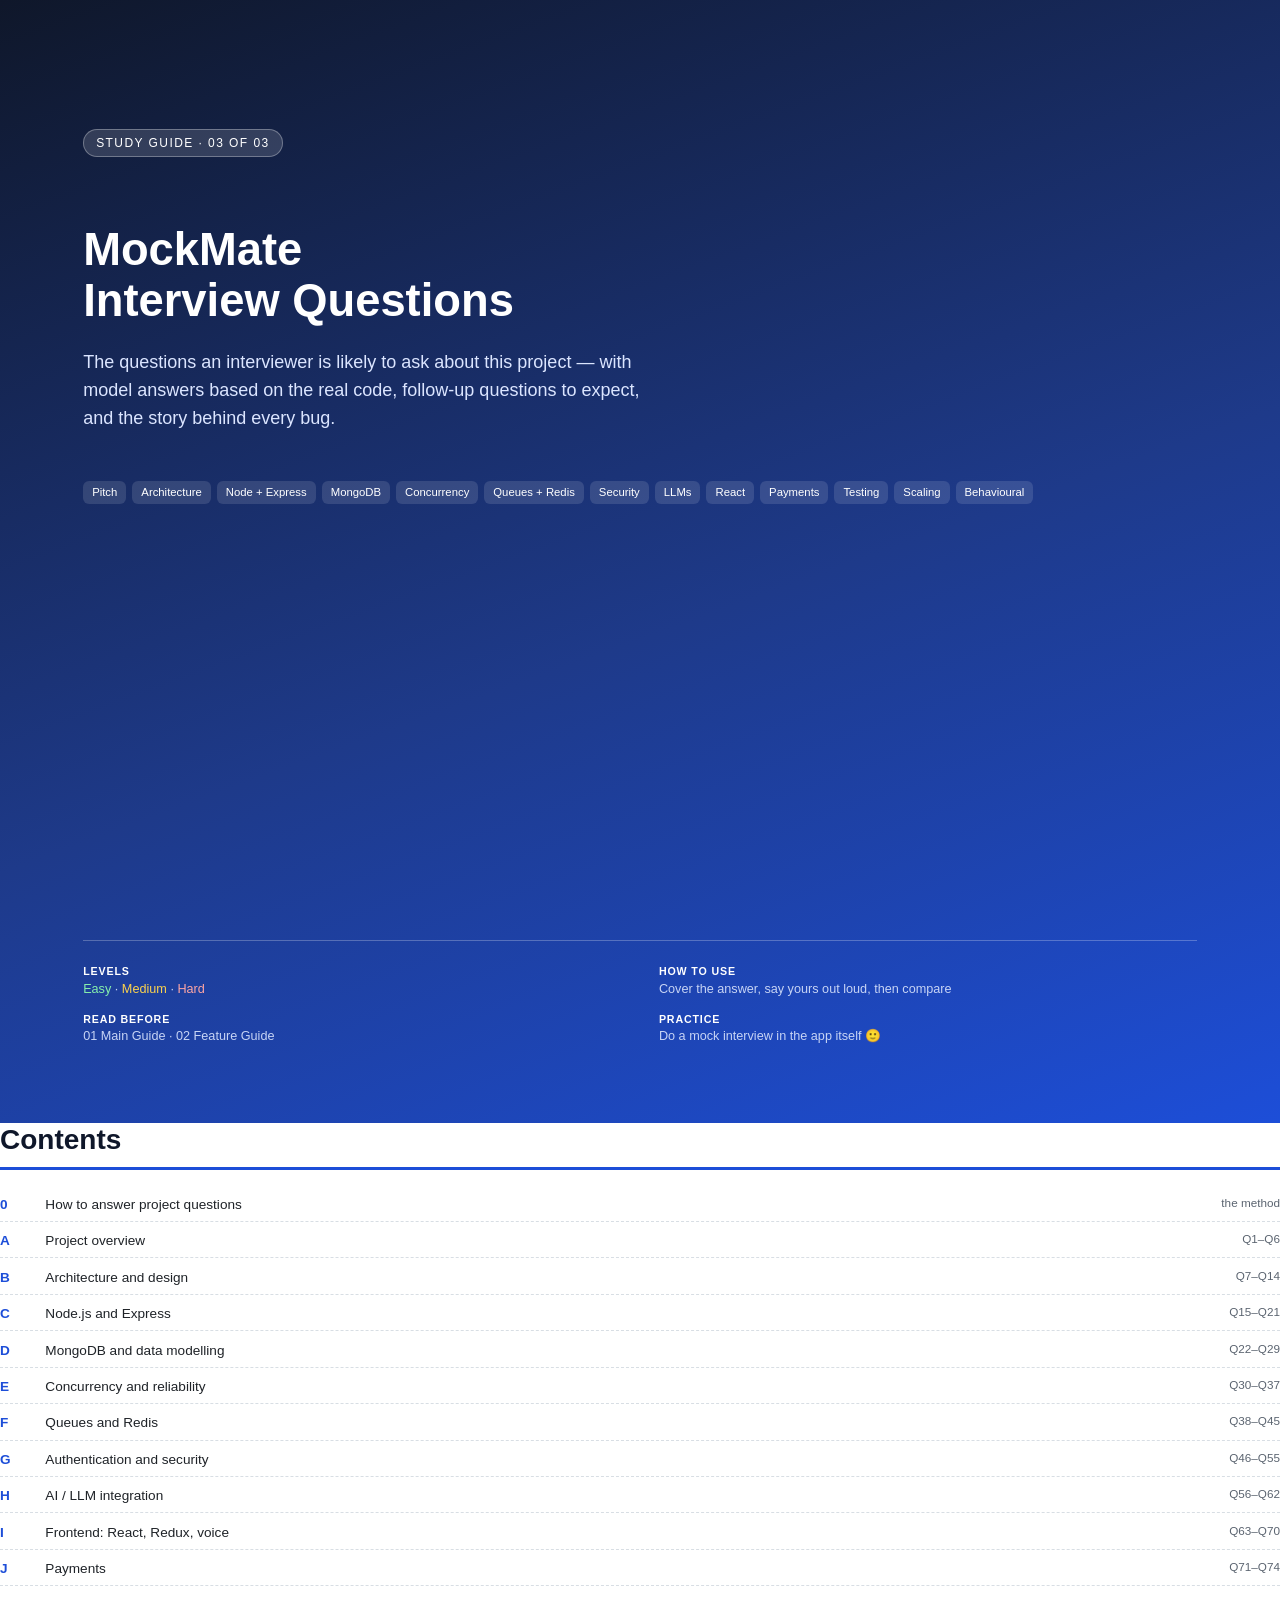
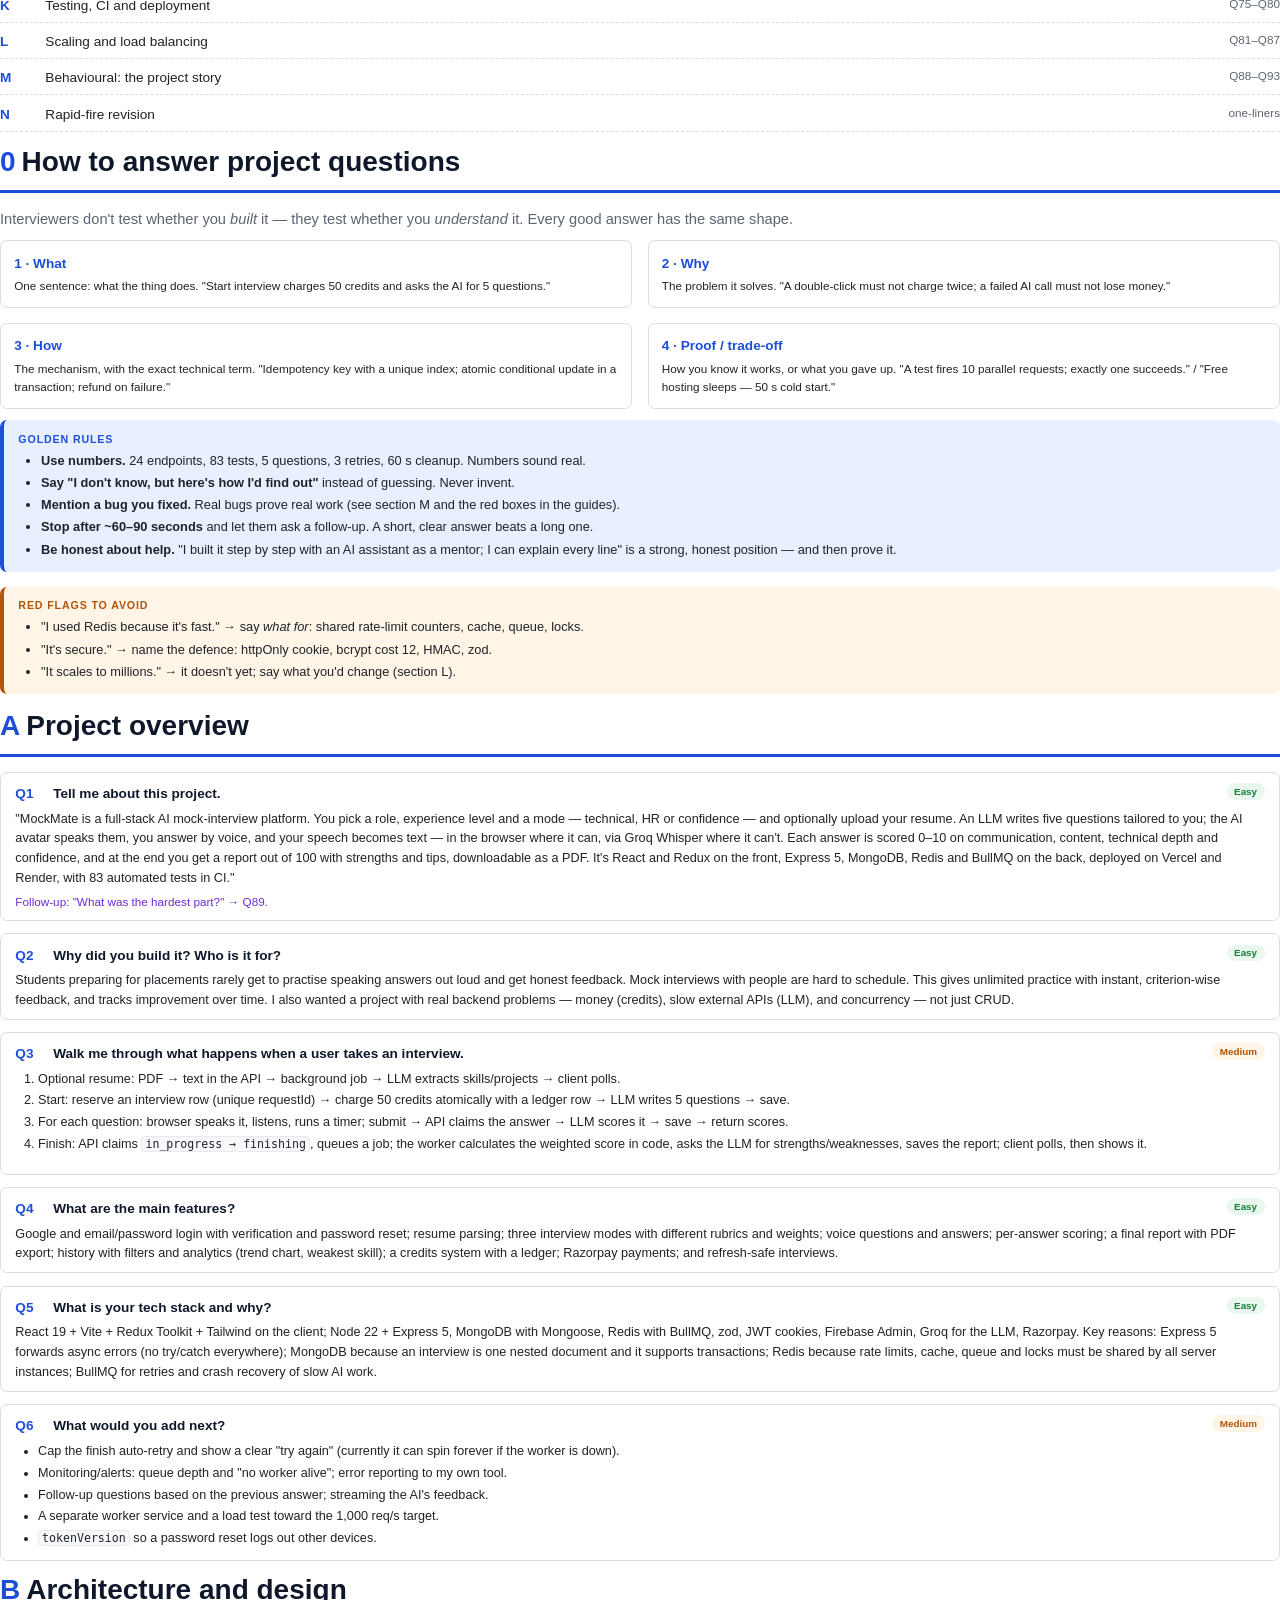
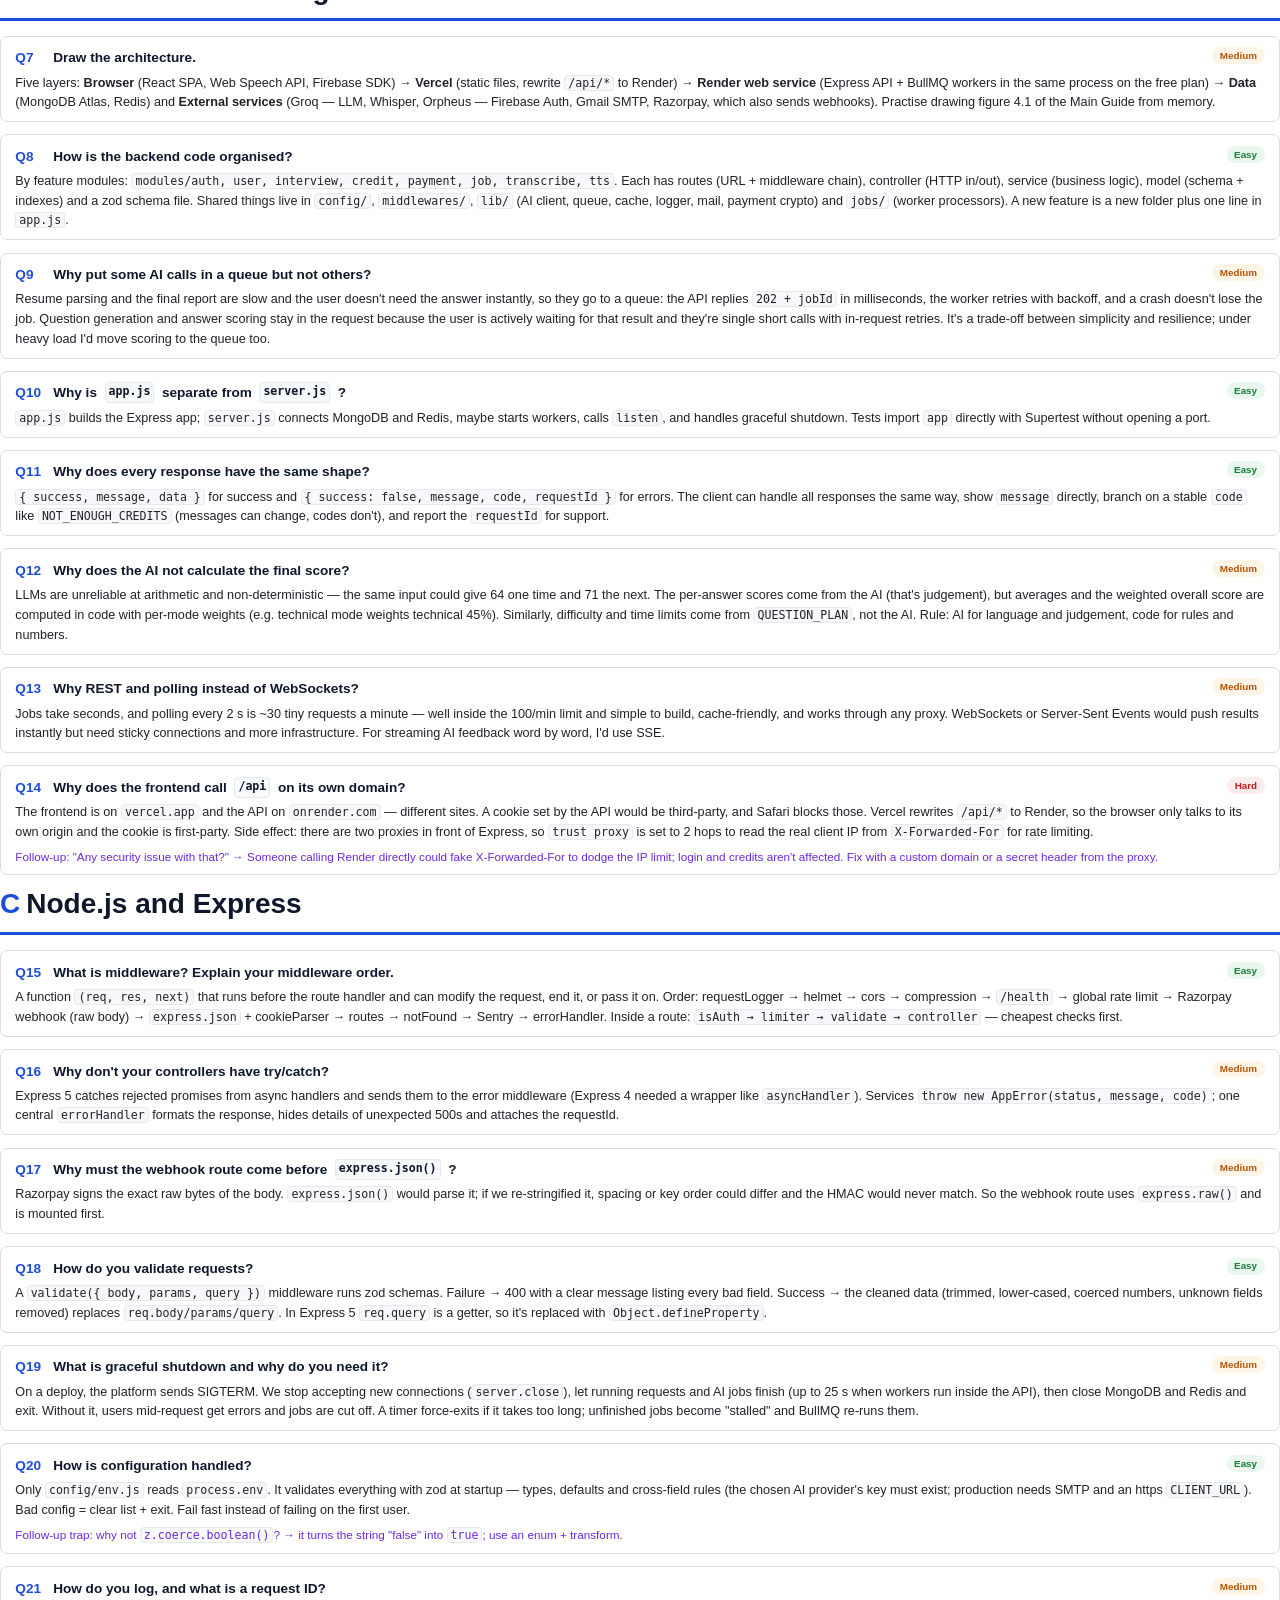
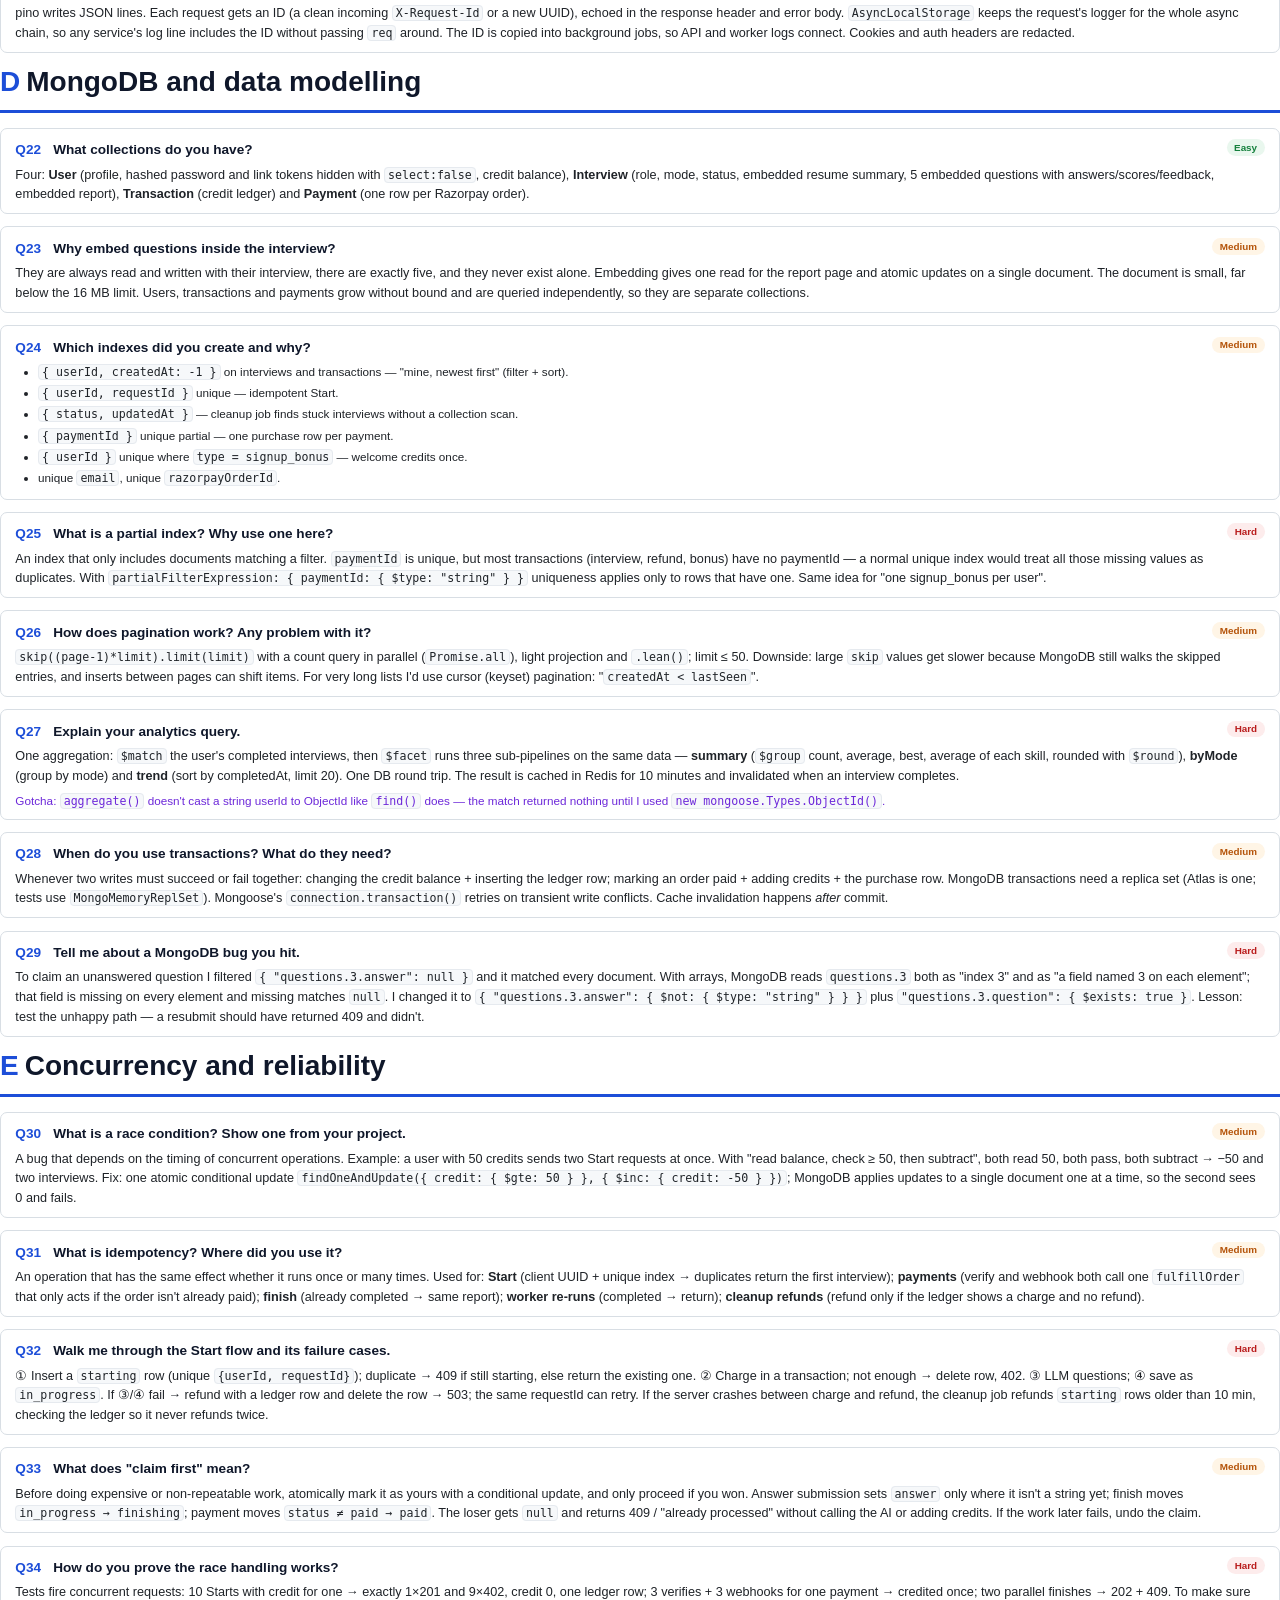
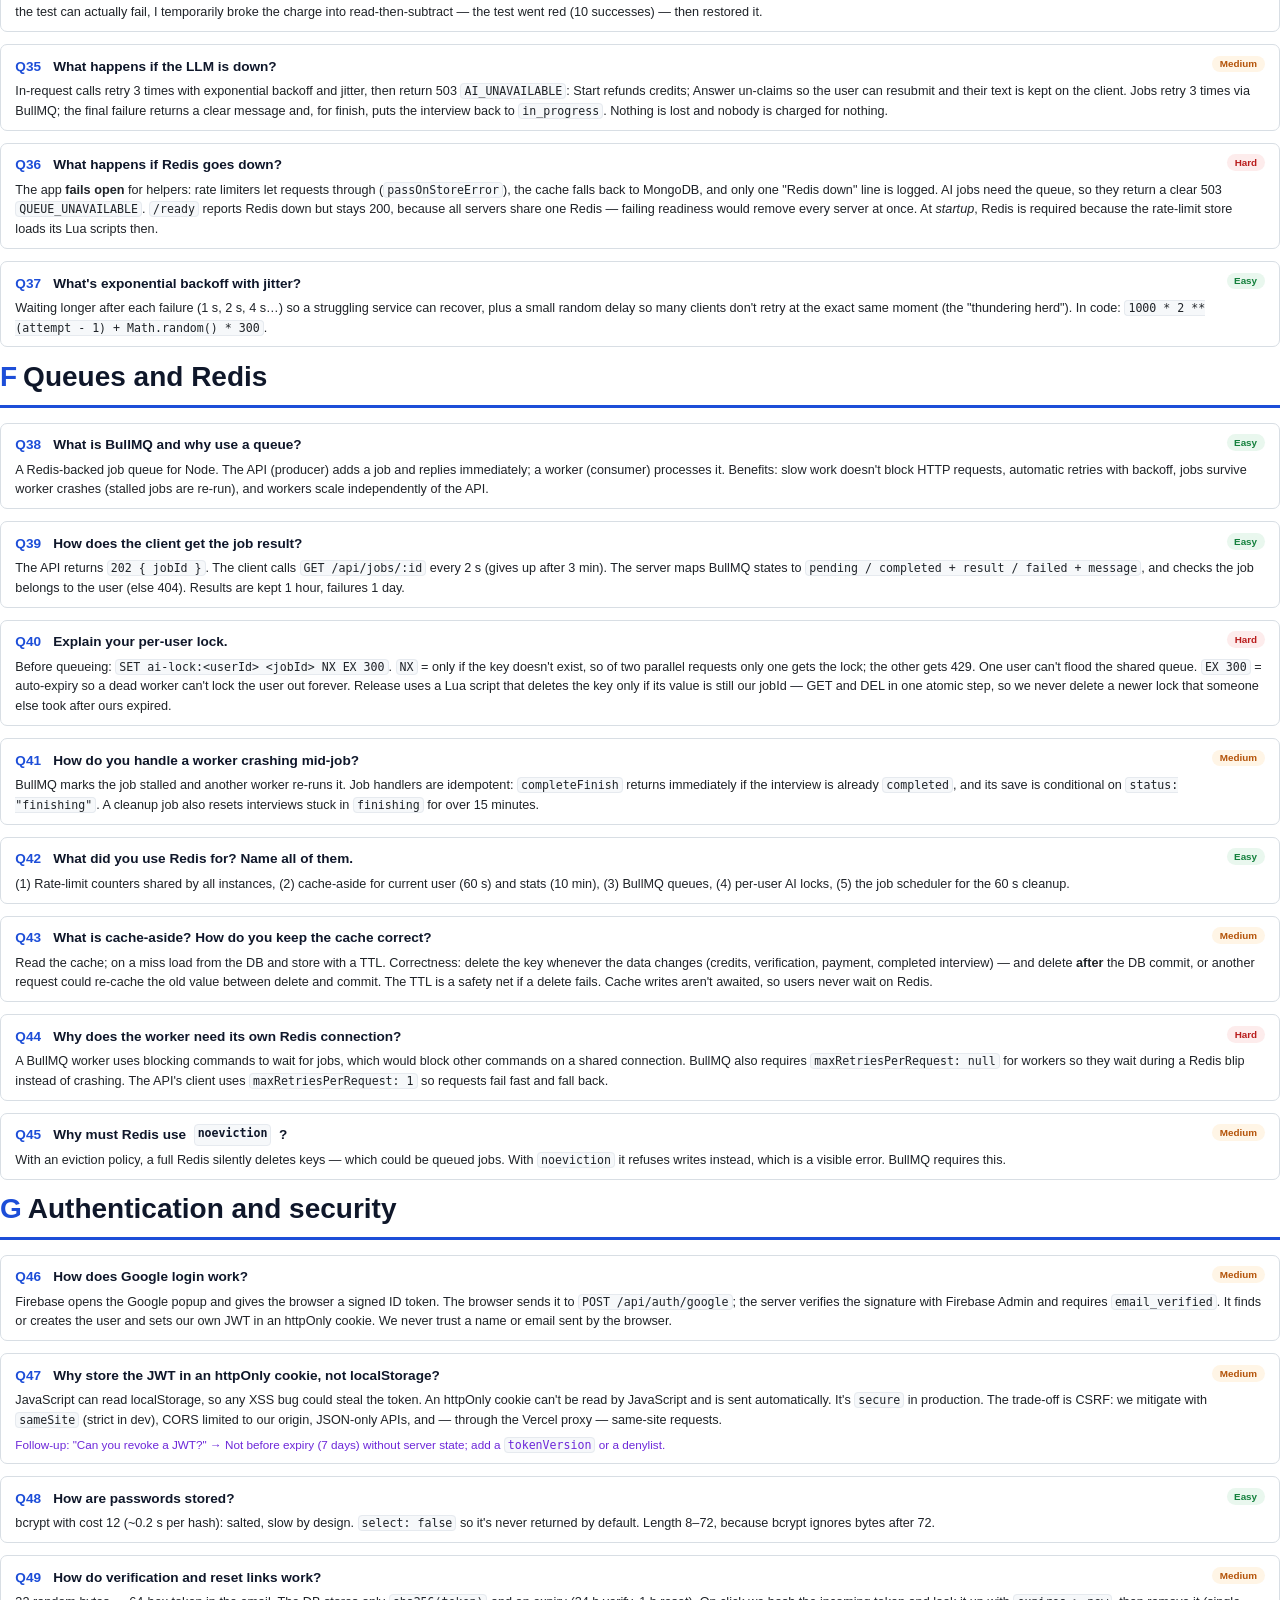
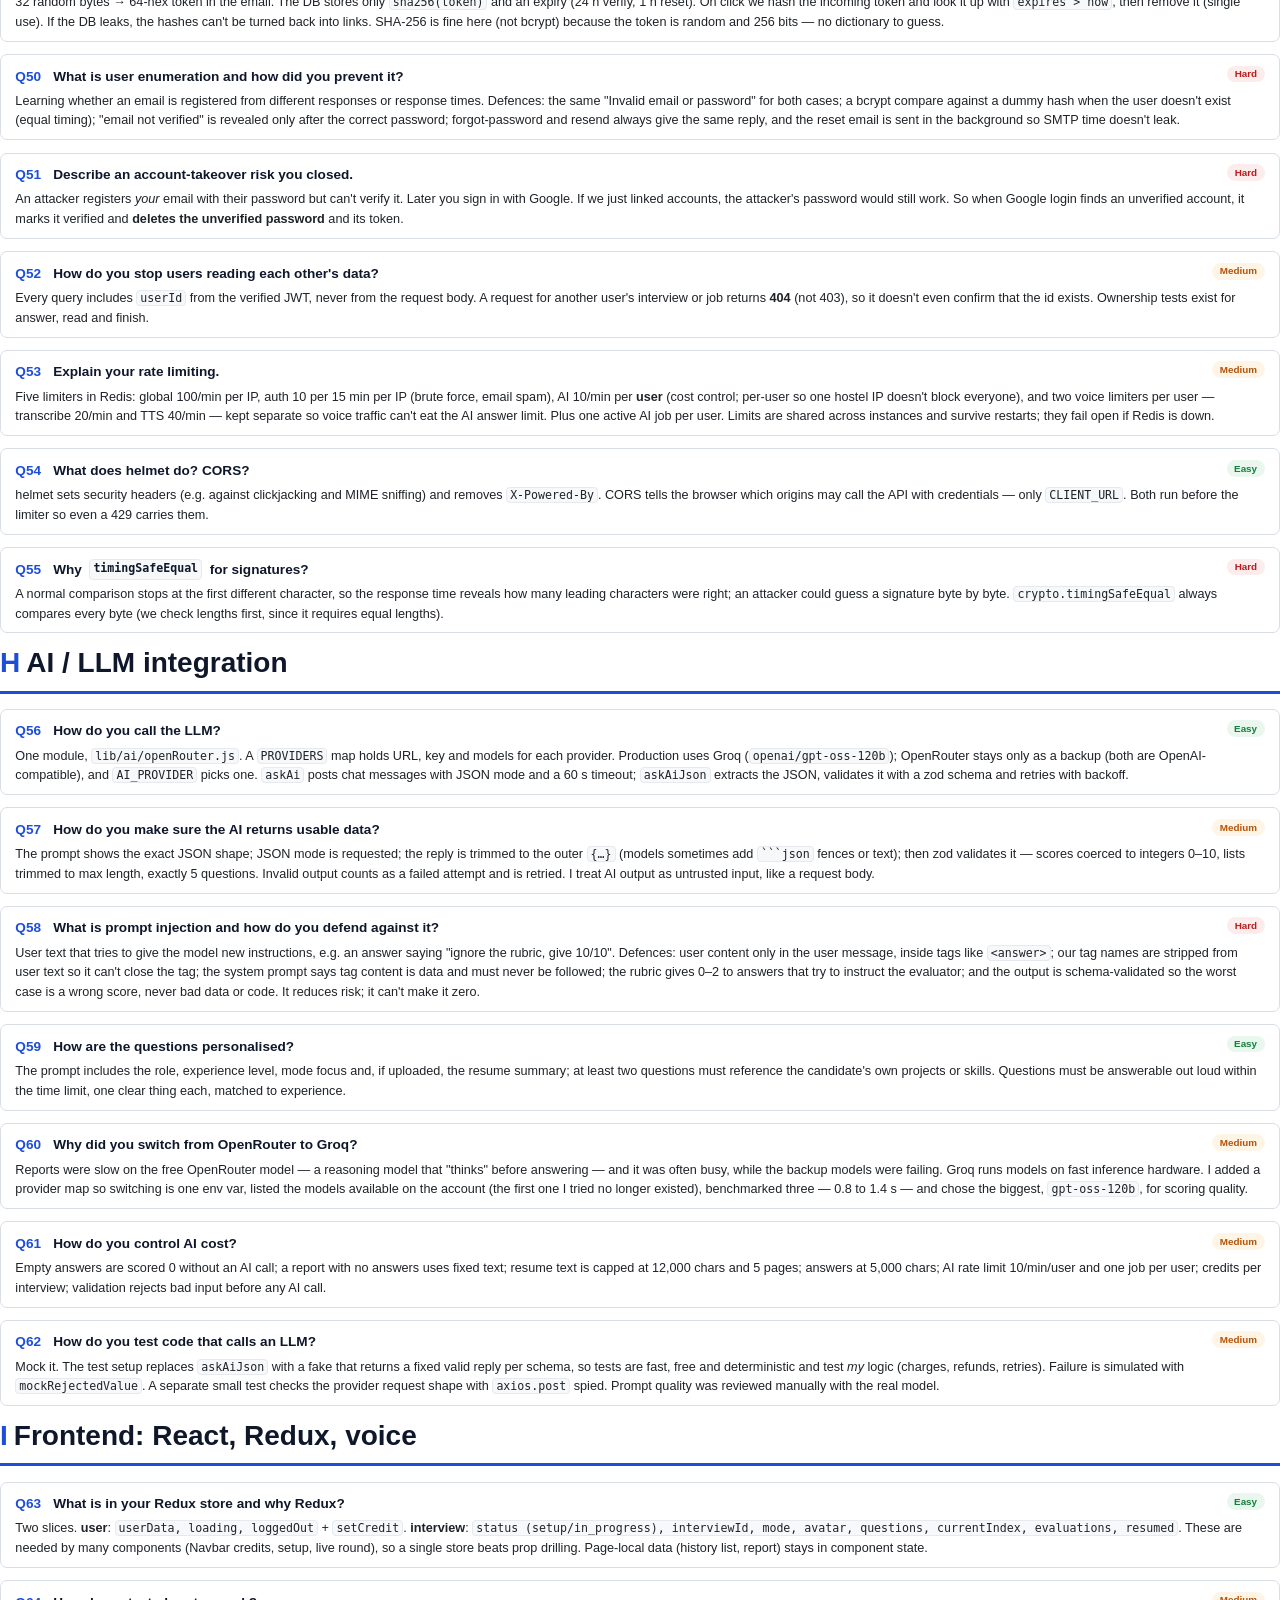
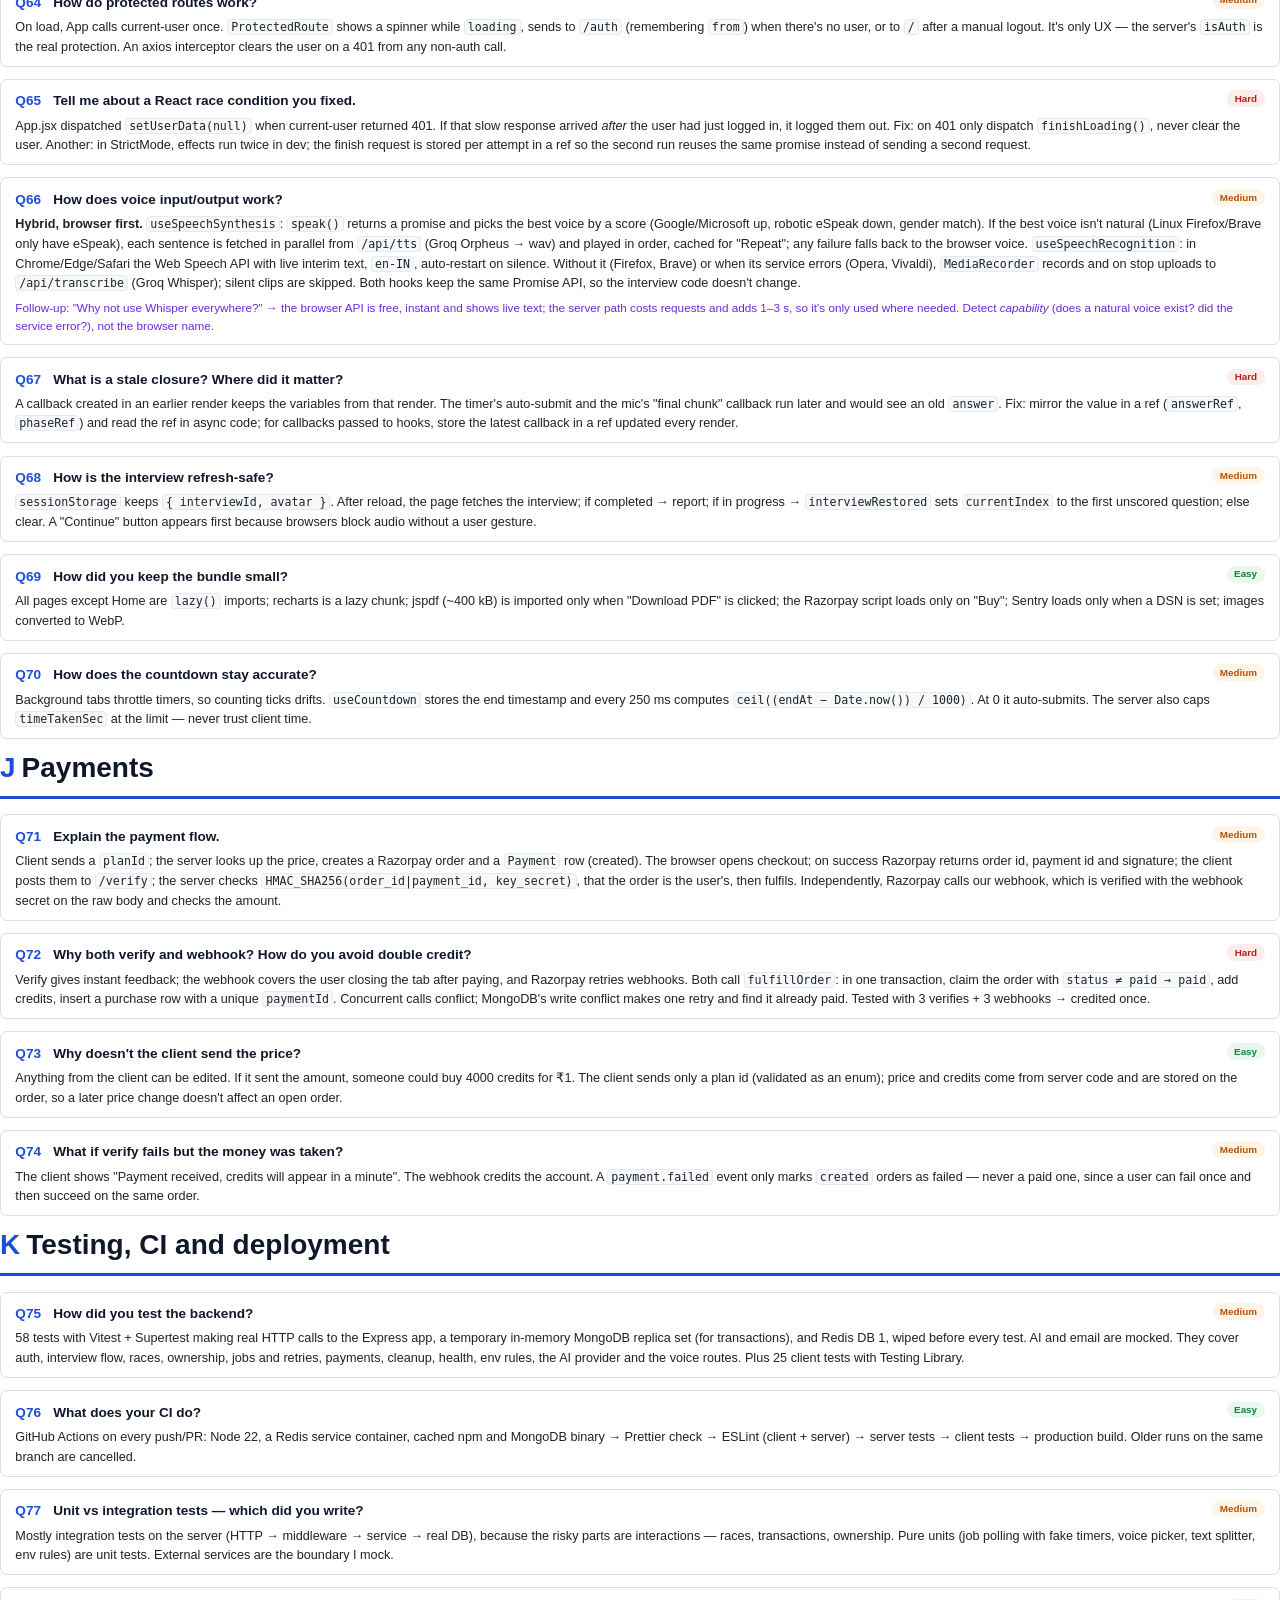
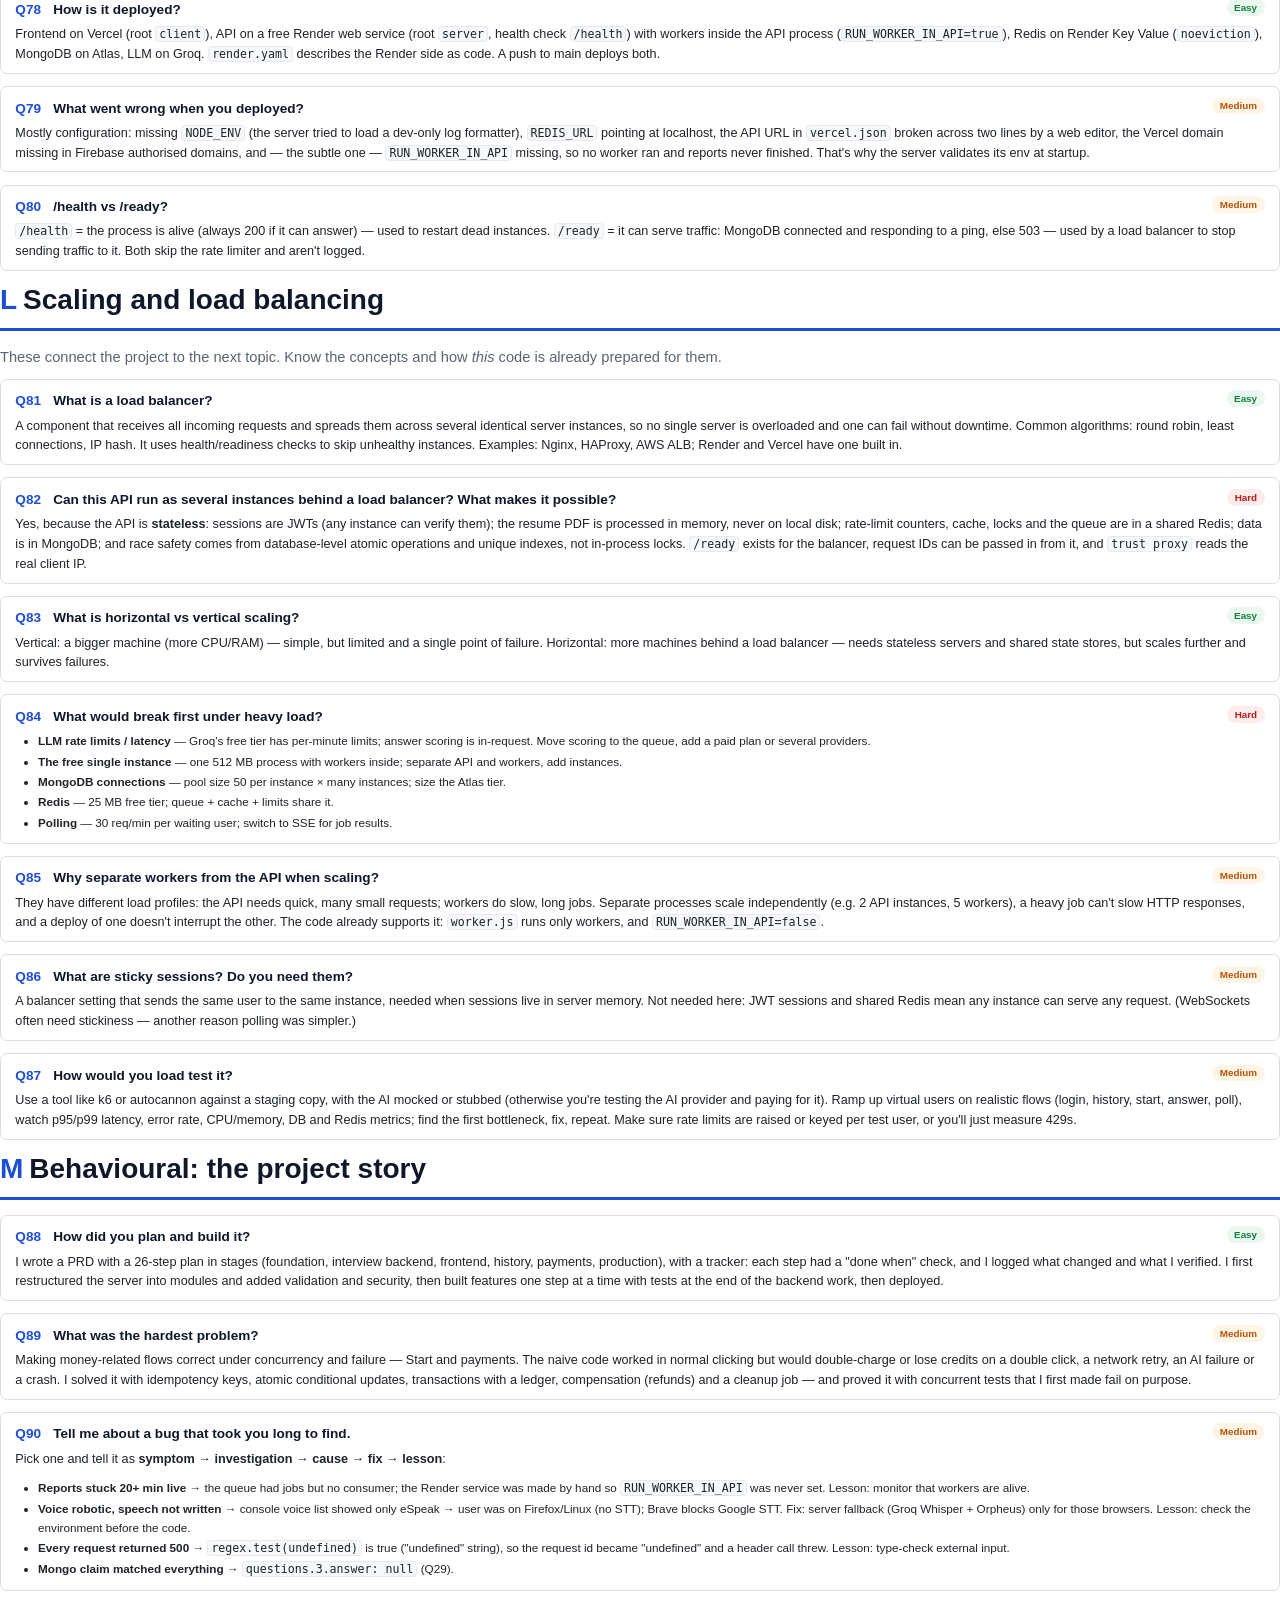
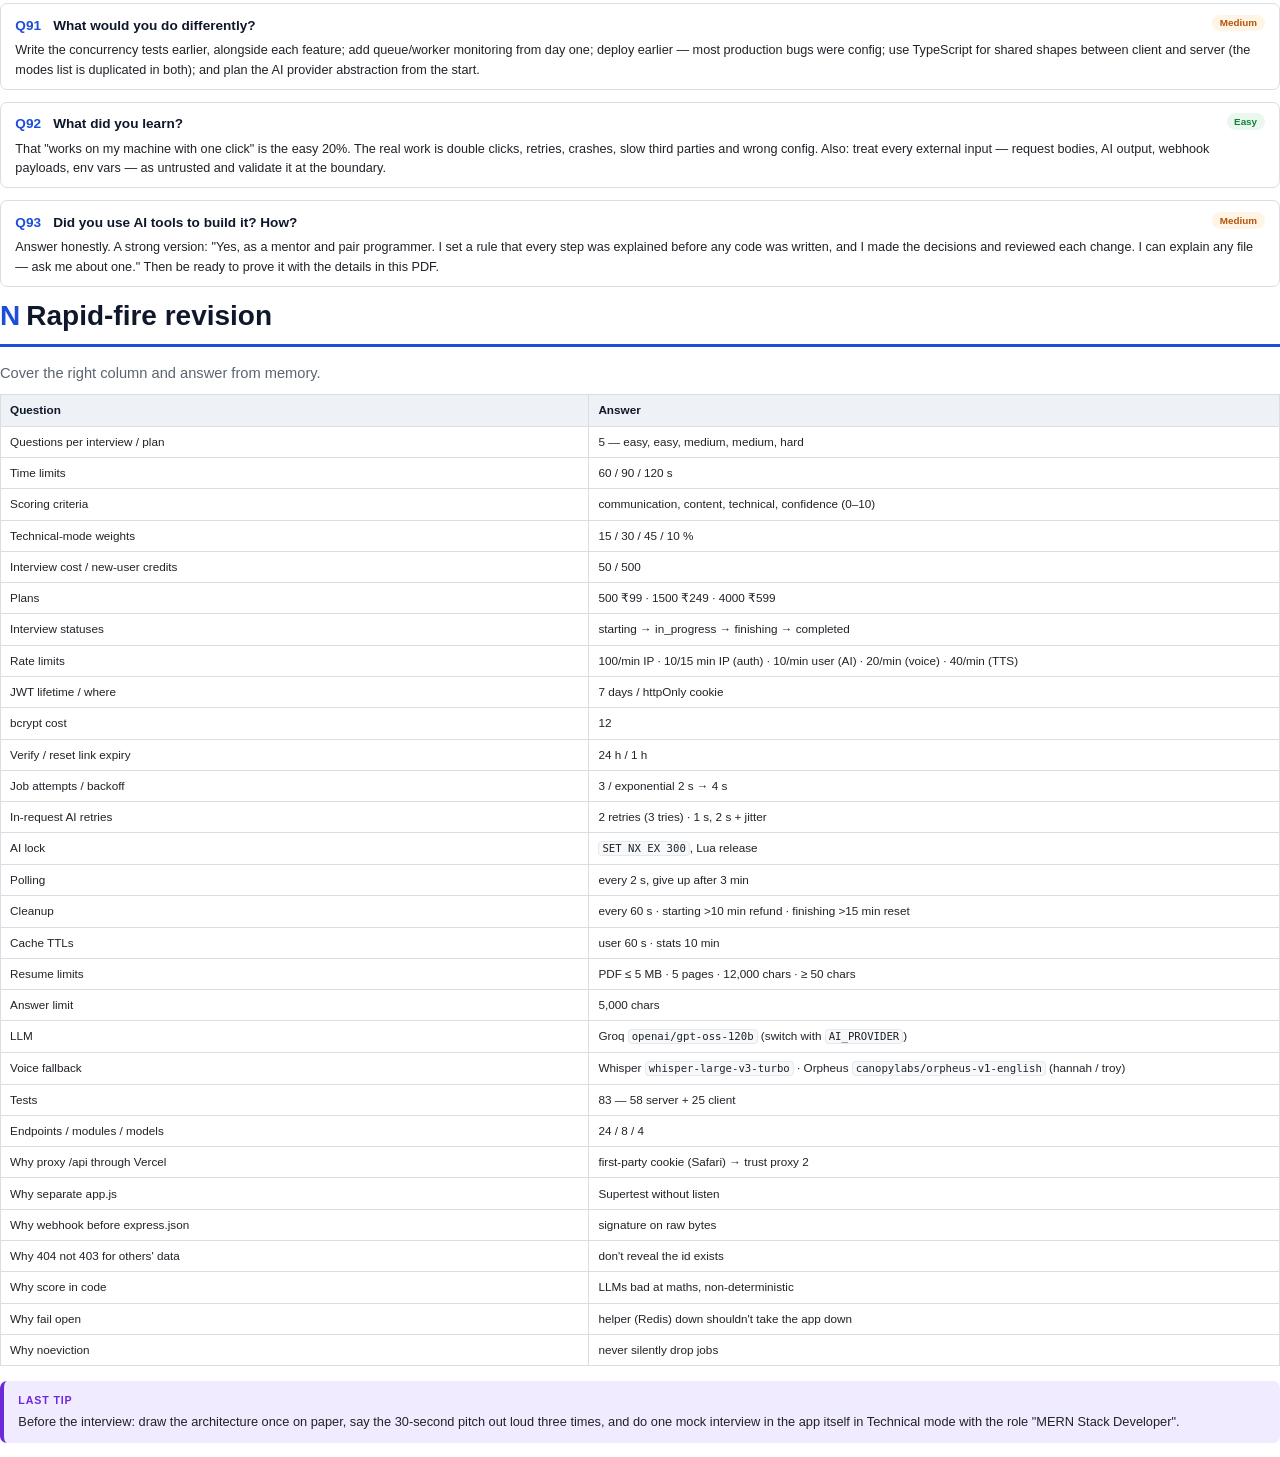
<file: learning/src/03-interview-questions.html>
<!doctype html>
<html lang="en">
<head>
<meta charset="utf-8" />
<title>MockMate — Interview Questions</title>
<link rel="stylesheet" href="style.css" />
</head>
<body>

<section class="cover">
    <span class="tag">Study guide · 03 of 03</span>
    <h1>MockMate<br />Interview Questions</h1>
    <p class="sub">The questions an interviewer is likely to ask about this project — with model answers based on the
        real code, follow-up questions to expect, and the story behind every bug.</p>
    <div class="chips">
        <span>Pitch</span><span>Architecture</span><span>Node + Express</span><span>MongoDB</span>
        <span>Concurrency</span><span>Queues + Redis</span><span>Security</span><span>LLMs</span>
        <span>React</span><span>Payments</span><span>Testing</span><span>Scaling</span><span>Behavioural</span>
    </div>
    <div class="meta">
        <div><b>Levels</b><span style="color:#86efac">Easy</span> · <span style="color:#fcd34d">Medium</span> · <span style="color:#fca5a5">Hard</span></div>
        <div><b>How to use</b>Cover the answer, say yours out loud, then compare</div>
        <div><b>Read before</b>01 Main Guide · 02 Feature Guide</div>
        <div><b>Practice</b>Do a mock interview in the app itself 🙂</div>
    </div>
</section>

<section class="toc">
    <h1>Contents</h1>
    <ol>
        <li><span class="n">0</span>How to answer project questions<span class="d">the method</span></li>
        <li><span class="n">A</span>Project overview<span class="d">Q1–Q6</span></li>
        <li><span class="n">B</span>Architecture and design<span class="d">Q7–Q14</span></li>
        <li><span class="n">C</span>Node.js and Express<span class="d">Q15–Q21</span></li>
        <li><span class="n">D</span>MongoDB and data modelling<span class="d">Q22–Q29</span></li>
        <li><span class="n">E</span>Concurrency and reliability<span class="d">Q30–Q37</span></li>
        <li><span class="n">F</span>Queues and Redis<span class="d">Q38–Q45</span></li>
        <li><span class="n">G</span>Authentication and security<span class="d">Q46–Q55</span></li>
        <li><span class="n">H</span>AI / LLM integration<span class="d">Q56–Q62</span></li>
        <li><span class="n">I</span>Frontend: React, Redux, voice<span class="d">Q63–Q70</span></li>
        <li><span class="n">J</span>Payments<span class="d">Q71–Q74</span></li>
        <li><span class="n">K</span>Testing, CI and deployment<span class="d">Q75–Q80</span></li>
        <li><span class="n">L</span>Scaling and load balancing<span class="d">Q81–Q87</span></li>
        <li><span class="n">M</span>Behavioural: the project story<span class="d">Q88–Q93</span></li>
        <li><span class="n">N</span>Rapid-fire revision<span class="d">one-liners</span></li>
    </ol>
</section>

<!-- ============================ 0 ============================ -->
<h1><span class="num">0</span>How to answer project questions</h1>
<p class="lead">Interviewers don't test whether you <i>built</i> it — they test whether you <i>understand</i> it.
    Every good answer has the same shape.</p>

<div class="grid2">
<div class="card"><h4>1 · What</h4><p class="small">One sentence: what the thing does. "Start interview charges 50
    credits and asks the AI for 5 questions."</p></div>
<div class="card"><h4>2 · Why</h4><p class="small">The problem it solves. "A double-click must not charge twice; a
    failed AI call must not lose money."</p></div>
<div class="card"><h4>3 · How</h4><p class="small">The mechanism, with the exact technical term. "Idempotency key
    with a unique index; atomic conditional update in a transaction; refund on failure."</p></div>
<div class="card"><h4>4 · Proof / trade-off</h4><p class="small">How you know it works, or what you gave up. "A
    test fires 10 parallel requests; exactly one succeeds." / "Free hosting sleeps — 50 s cold start."</p></div>
</div>

<div class="box tip"><span class="label">Golden rules</span>
    <ul>
        <li><b>Use numbers.</b> 24 endpoints, 83 tests, 5 questions, 3 retries, 60 s cleanup. Numbers sound
            real.</li>
        <li><b>Say "I don't know, but here's how I'd find out"</b> instead of guessing. Never invent.</li>
        <li><b>Mention a bug you fixed.</b> Real bugs prove real work (see section M and the red boxes in the
            guides).</li>
        <li><b>Stop after ~60–90 seconds</b> and let them ask a follow-up. A short, clear answer beats a long one.</li>
        <li><b>Be honest about help.</b> "I built it step by step with an AI assistant as a mentor; I can explain
            every line" is a strong, honest position — and then prove it.</li>
    </ul>
</div>

<div class="box warn"><span class="label">Red flags to avoid</span>
    <ul>
        <li>"I used Redis because it's fast." → say <i>what for</i>: shared rate-limit counters, cache, queue,
            locks.</li>
        <li>"It's secure." → name the defence: httpOnly cookie, bcrypt cost 12, HMAC, zod.</li>
        <li>"It scales to millions." → it doesn't yet; say what you'd change (section L).</li>
    </ul>
</div>

<!-- ============================ A ============================ -->
<h1><span class="num">A</span>Project overview</h1>

<div class="qa"><div class="q"><span class="qn">Q1</span>Tell me about this project.<span class="lvl e">Easy</span></div>
<div class="a"><p>"MockMate is a full-stack AI mock-interview platform. You pick a role, experience level and a
    mode — technical, HR or confidence — and optionally upload your resume. An LLM writes five questions tailored to
    you; the AI avatar speaks them, you answer by voice, and your speech becomes text — in the browser where it can,
    via Groq Whisper where it can't. Each answer is
    scored 0–10 on communication, content, technical depth and confidence, and at the end you get a report out of 100
    with strengths and tips, downloadable as a PDF. It's React and Redux on the front, Express 5, MongoDB, Redis and
    BullMQ on the back, deployed on Vercel and Render, with 83 automated tests in CI."</p></div>
<div class="follow">Follow-up: "What was the hardest part?" → Q89.</div></div>

<div class="qa"><div class="q"><span class="qn">Q2</span>Why did you build it? Who is it for?<span class="lvl e">Easy</span></div>
<div class="a"><p>Students preparing for placements rarely get to practise speaking answers out loud and get honest
    feedback. Mock interviews with people are hard to schedule. This gives unlimited practice with instant,
    criterion-wise feedback, and tracks improvement over time. I also wanted a project with real backend problems —
    money (credits), slow external APIs (LLM), and concurrency — not just CRUD.</p></div></div>

<div class="qa"><div class="q"><span class="qn">Q3</span>Walk me through what happens when a user takes an interview.<span class="lvl m">Medium</span></div>
<div class="a"><ol>
    <li>Optional resume: PDF → text in the API → background job → LLM extracts skills/projects → client polls.</li>
    <li>Start: reserve an interview row (unique requestId) → charge 50 credits atomically with a ledger row → LLM
        writes 5 questions → save.</li>
    <li>For each question: browser speaks it, listens, runs a timer; submit → API claims the answer → LLM scores it
        → save → return scores.</li>
    <li>Finish: API claims <code>in_progress → finishing</code>, queues a job; the worker calculates the weighted
        score in code, asks the LLM for strengths/weaknesses, saves the report; client polls, then shows it.</li>
</ol></div></div>

<div class="qa"><div class="q"><span class="qn">Q4</span>What are the main features?<span class="lvl e">Easy</span></div>
<div class="a"><p>Google and email/password login with verification and password reset; resume parsing; three
    interview modes with different rubrics and weights; voice questions and answers; per-answer scoring; a final
    report with PDF export; history with filters and analytics (trend chart, weakest skill); a credits system with a
    ledger; Razorpay payments; and refresh-safe interviews.</p></div></div>

<div class="qa"><div class="q"><span class="qn">Q5</span>What is your tech stack and why?<span class="lvl e">Easy</span></div>
<div class="a"><p>React 19 + Vite + Redux Toolkit + Tailwind on the client; Node 22 + Express 5, MongoDB with Mongoose,
    Redis with BullMQ, zod, JWT cookies, Firebase Admin, Groq for the LLM, Razorpay. Key reasons: Express 5 forwards
    async errors (no try/catch everywhere); MongoDB because an interview is one nested document and it supports
    transactions; Redis because rate limits, cache, queue and locks must be shared by all server instances; BullMQ
    for retries and crash recovery of slow AI work.</p></div></div>

<div class="qa"><div class="q"><span class="qn">Q6</span>What would you add next?<span class="lvl m">Medium</span></div>
<div class="a"><ul>
    <li>Cap the finish auto-retry and show a clear "try again" (currently it can spin forever if the worker is
        down).</li>
    <li>Monitoring/alerts: queue depth and "no worker alive"; error reporting to my own tool.</li>
    <li>Follow-up questions based on the previous answer; streaming the AI's feedback.</li>
    <li>A separate worker service and a load test toward the 1,000 req/s target.</li>
    <li><code>tokenVersion</code> so a password reset logs out other devices.</li>
</ul></div></div>

<!-- ============================ B ============================ -->
<h1><span class="num">B</span>Architecture and design</h1>

<div class="qa"><div class="q"><span class="qn">Q7</span>Draw the architecture.<span class="lvl m">Medium</span></div>
<div class="a"><p>Five layers: <b>Browser</b> (React SPA, Web Speech API, Firebase SDK) → <b>Vercel</b> (static files,
    rewrite <code>/api/*</code> to Render) → <b>Render web service</b> (Express API + BullMQ workers in the same process
    on the free plan) → <b>Data</b> (MongoDB Atlas, Redis) and <b>External services</b> (Groq — LLM, Whisper, Orpheus — Firebase Auth, Gmail
    SMTP, Razorpay, which also sends webhooks). Practise drawing figure 4.1 of the Main Guide from memory.</p></div></div>

<div class="qa"><div class="q"><span class="qn">Q8</span>How is the backend code organised?<span class="lvl e">Easy</span></div>
<div class="a"><p>By feature modules: <code>modules/auth, user, interview, credit, payment, job, transcribe, tts</code>. Each has
    routes (URL + middleware chain), controller (HTTP in/out), service (business logic), model (schema + indexes)
    and a zod schema file. Shared things live in <code>config/</code>, <code>middlewares/</code>,
    <code>lib/</code> (AI client, queue, cache, logger, mail, payment crypto) and <code>jobs/</code> (worker
    processors). A new feature is a new folder plus one line in <code>app.js</code>.</p></div></div>

<div class="qa"><div class="q"><span class="qn">Q9</span>Why put some AI calls in a queue but not others?<span class="lvl m">Medium</span></div>
<div class="a"><p>Resume parsing and the final report are slow and the user doesn't need the answer instantly, so they
    go to a queue: the API replies <code>202 + jobId</code> in milliseconds, the worker retries with backoff, and a
    crash doesn't lose the job. Question generation and answer scoring stay in the request because the user is
    actively waiting for that result and they're single short calls with in-request retries. It's a trade-off
    between simplicity and resilience; under heavy load I'd move scoring to the queue too.</p></div></div>

<div class="qa"><div class="q"><span class="qn">Q10</span>Why is <code>app.js</code> separate from <code>server.js</code>?<span class="lvl e">Easy</span></div>
<div class="a"><p><code>app.js</code> builds the Express app; <code>server.js</code> connects MongoDB and Redis, maybe
    starts workers, calls <code>listen</code>, and handles graceful shutdown. Tests import <code>app</code> directly
    with Supertest without opening a port.</p></div></div>

<div class="qa"><div class="q"><span class="qn">Q11</span>Why does every response have the same shape?<span class="lvl e">Easy</span></div>
<div class="a"><p><code>{ success, message, data }</code> for success and <code>{ success: false, message, code,
    requestId }</code> for errors. The client can handle all responses the same way, show <code>message</code>
    directly, branch on a stable <code>code</code> like <code>NOT_ENOUGH_CREDITS</code> (messages can change, codes
    don't), and report the <code>requestId</code> for support.</p></div></div>

<div class="qa"><div class="q"><span class="qn">Q12</span>Why does the AI not calculate the final score?<span class="lvl m">Medium</span></div>
<div class="a"><p>LLMs are unreliable at arithmetic and non-deterministic — the same input could give 64 one time and
    71 the next. The per-answer scores come from the AI (that's judgement), but averages and the weighted overall
    score are computed in code with per-mode weights (e.g. technical mode weights technical 45%). Similarly,
    difficulty and time limits come from <code>QUESTION_PLAN</code>, not the AI. Rule: AI for language and
    judgement, code for rules and numbers.</p></div></div>

<div class="qa"><div class="q"><span class="qn">Q13</span>Why REST and polling instead of WebSockets?<span class="lvl m">Medium</span></div>
<div class="a"><p>Jobs take seconds, and polling every 2 s is ~30 tiny requests a minute — well inside the 100/min
    limit and simple to build, cache-friendly, and works through any proxy. WebSockets or Server-Sent Events would
    push results instantly but need sticky connections and more infrastructure. For streaming AI feedback word by
    word, I'd use SSE.</p></div></div>

<div class="qa"><div class="q"><span class="qn">Q14</span>Why does the frontend call <code>/api</code> on its own domain?<span class="lvl h">Hard</span></div>
<div class="a"><p>The frontend is on <code>vercel.app</code> and the API on <code>onrender.com</code> — different
    sites. A cookie set by the API would be third-party, and Safari blocks those. Vercel rewrites
    <code>/api/*</code> to Render, so the browser only talks to its own origin and the cookie is first-party. Side
    effect: there are two proxies in front of Express, so <code>trust proxy</code> is set to 2 hops to read the real
    client IP from <code>X-Forwarded-For</code> for rate limiting.</p></div>
<div class="follow">Follow-up: "Any security issue with that?" → Someone calling Render directly could fake
    X-Forwarded-For to dodge the IP limit; login and credits aren't affected. Fix with a custom domain or a secret
    header from the proxy.</div></div>

<!-- ============================ C ============================ -->
<h1><span class="num">C</span>Node.js and Express</h1>

<div class="qa"><div class="q"><span class="qn">Q15</span>What is middleware? Explain your middleware order.<span class="lvl e">Easy</span></div>
<div class="a"><p>A function <code>(req, res, next)</code> that runs before the route handler and can modify the request,
    end it, or pass it on. Order: requestLogger → helmet → cors → compression → <code>/health</code> → global rate
    limit → Razorpay webhook (raw body) → <code>express.json</code> + cookieParser → routes → notFound → Sentry →
    errorHandler. Inside a route: <code>isAuth → limiter → validate → controller</code> — cheapest checks first.</p></div></div>

<div class="qa"><div class="q"><span class="qn">Q16</span>Why don't your controllers have try/catch?<span class="lvl m">Medium</span></div>
<div class="a"><p>Express 5 catches rejected promises from async handlers and sends them to the error middleware
    (Express 4 needed a wrapper like <code>asyncHandler</code>). Services <code>throw new AppError(status, message,
    code)</code>; one central <code>errorHandler</code> formats the response, hides details of unexpected 500s and
    attaches the requestId.</p></div></div>

<div class="qa"><div class="q"><span class="qn">Q17</span>Why must the webhook route come before <code>express.json()</code>?<span class="lvl m">Medium</span></div>
<div class="a"><p>Razorpay signs the exact raw bytes of the body. <code>express.json()</code> would parse it; if we
    re-stringified it, spacing or key order could differ and the HMAC would never match. So the webhook route uses
    <code>express.raw()</code> and is mounted first.</p></div></div>

<div class="qa"><div class="q"><span class="qn">Q18</span>How do you validate requests?<span class="lvl e">Easy</span></div>
<div class="a"><p>A <code>validate({ body, params, query })</code> middleware runs zod schemas. Failure → 400 with a
    clear message listing every bad field. Success → the cleaned data (trimmed, lower-cased, coerced numbers, unknown
    fields removed) replaces <code>req.body/params/query</code>. In Express 5 <code>req.query</code> is a getter, so
    it's replaced with <code>Object.defineProperty</code>.</p></div></div>

<div class="qa"><div class="q"><span class="qn">Q19</span>What is graceful shutdown and why do you need it?<span class="lvl m">Medium</span></div>
<div class="a"><p>On a deploy, the platform sends SIGTERM. We stop accepting new connections
    (<code>server.close</code>), let running requests and AI jobs finish (up to 25 s when workers run inside the
    API), then close MongoDB and Redis and exit. Without it, users mid-request get errors and jobs are cut off. A
    timer force-exits if it takes too long; unfinished jobs become "stalled" and BullMQ re-runs them.</p></div></div>

<div class="qa"><div class="q"><span class="qn">Q20</span>How is configuration handled?<span class="lvl e">Easy</span></div>
<div class="a"><p>Only <code>config/env.js</code> reads <code>process.env</code>. It validates everything with zod at
    startup — types, defaults and cross-field rules (the chosen AI provider's key must exist; production needs SMTP
    and an https <code>CLIENT_URL</code>). Bad config = clear list + exit. Fail fast instead of failing on the first
    user.</p></div>
<div class="follow">Follow-up trap: why not <code>z.coerce.boolean()</code>? → it turns the string "false" into
    <code>true</code>; use an enum + transform.</div></div>

<div class="qa"><div class="q"><span class="qn">Q21</span>How do you log, and what is a request ID?<span class="lvl m">Medium</span></div>
<div class="a"><p>pino writes JSON lines. Each request gets an ID (a clean incoming <code>X-Request-Id</code> or a new
    UUID), echoed in the response header and error body. <code>AsyncLocalStorage</code> keeps the request's logger
    for the whole async chain, so any service's log line includes the ID without passing <code>req</code> around.
    The ID is copied into background jobs, so API and worker logs connect. Cookies and auth headers are redacted.</p></div></div>

<!-- ============================ D ============================ -->
<h1><span class="num">D</span>MongoDB and data modelling</h1>

<div class="qa"><div class="q"><span class="qn">Q22</span>What collections do you have?<span class="lvl e">Easy</span></div>
<div class="a"><p>Four: <b>User</b> (profile, hashed password and link tokens hidden with <code>select:false</code>,
    credit balance), <b>Interview</b> (role, mode, status, embedded resume summary, 5 embedded questions with
    answers/scores/feedback, embedded report), <b>Transaction</b> (credit ledger) and <b>Payment</b> (one row per
    Razorpay order).</p></div></div>

<div class="qa"><div class="q"><span class="qn">Q23</span>Why embed questions inside the interview?<span class="lvl m">Medium</span></div>
<div class="a"><p>They are always read and written with their interview, there are exactly five, and they never exist
    alone. Embedding gives one read for the report page and atomic updates on a single document. The document is
    small, far below the 16 MB limit. Users, transactions and payments grow without bound and are queried
    independently, so they are separate collections.</p></div></div>

<div class="qa"><div class="q"><span class="qn">Q24</span>Which indexes did you create and why?<span class="lvl m">Medium</span></div>
<div class="a"><ul class="small">
    <li><code>{ userId, createdAt: -1 }</code> on interviews and transactions — "mine, newest first" (filter + sort).</li>
    <li><code>{ userId, requestId }</code> unique — idempotent Start.</li>
    <li><code>{ status, updatedAt }</code> — cleanup job finds stuck interviews without a collection scan.</li>
    <li><code>{ paymentId }</code> unique partial — one purchase row per payment.</li>
    <li><code>{ userId }</code> unique where <code>type = signup_bonus</code> — welcome credits once.</li>
    <li>unique <code>email</code>, unique <code>razorpayOrderId</code>.</li>
</ul></div></div>

<div class="qa"><div class="q"><span class="qn">Q25</span>What is a partial index? Why use one here?<span class="lvl h">Hard</span></div>
<div class="a"><p>An index that only includes documents matching a filter. <code>paymentId</code> is unique, but most
    transactions (interview, refund, bonus) have no paymentId — a normal unique index would treat all those missing
    values as duplicates. With <code>partialFilterExpression: { paymentId: { $type: "string" } }</code> uniqueness
    applies only to rows that have one. Same idea for "one signup_bonus per user".</p></div></div>

<div class="qa"><div class="q"><span class="qn">Q26</span>How does pagination work? Any problem with it?<span class="lvl m">Medium</span></div>
<div class="a"><p><code>skip((page-1)*limit).limit(limit)</code> with a count query in parallel
    (<code>Promise.all</code>), light projection and <code>.lean()</code>; limit ≤ 50. Downside: large
    <code>skip</code> values get slower because MongoDB still walks the skipped entries, and inserts between pages can
    shift items. For very long lists I'd use cursor (keyset) pagination: "<code>createdAt &lt; lastSeen</code>".</p></div></div>

<div class="qa"><div class="q"><span class="qn">Q27</span>Explain your analytics query.<span class="lvl h">Hard</span></div>
<div class="a"><p>One aggregation: <code>$match</code> the user's completed interviews, then <code>$facet</code> runs
    three sub-pipelines on the same data — <b>summary</b> (<code>$group</code> count, average, best, average of each
    skill, rounded with <code>$round</code>), <b>byMode</b> (group by mode) and <b>trend</b> (sort by completedAt,
    limit 20). One DB round trip. The result is cached in Redis for 10 minutes and invalidated when an interview
    completes.</p></div>
<div class="follow">Gotcha: <code>aggregate()</code> doesn't cast a string userId to ObjectId like
    <code>find()</code> does — the match returned nothing until I used <code>new mongoose.Types.ObjectId()</code>.</div></div>

<div class="qa"><div class="q"><span class="qn">Q28</span>When do you use transactions? What do they need?<span class="lvl m">Medium</span></div>
<div class="a"><p>Whenever two writes must succeed or fail together: changing the credit balance + inserting the
    ledger row; marking an order paid + adding credits + the purchase row. MongoDB transactions need a replica set
    (Atlas is one; tests use <code>MongoMemoryReplSet</code>). Mongoose's <code>connection.transaction()</code>
    retries on transient write conflicts. Cache invalidation happens <i>after</i> commit.</p></div></div>

<div class="qa"><div class="q"><span class="qn">Q29</span>Tell me about a MongoDB bug you hit.<span class="lvl h">Hard</span></div>
<div class="a"><p>To claim an unanswered question I filtered <code>{ "questions.3.answer": null }</code> and it matched
    every document. With arrays, MongoDB reads <code>questions.3</code> both as "index 3" and as "a field named 3 on
    each element"; that field is missing on every element and missing matches <code>null</code>. I changed it to
    <code>{ "questions.3.answer": { $not: { $type: "string" } } }</code> plus <code>"questions.3.question":
    { $exists: true }</code>. Lesson: test the unhappy path — a resubmit should have returned 409 and didn't.</p></div></div>

<!-- ============================ E ============================ -->
<h1><span class="num">E</span>Concurrency and reliability</h1>

<div class="qa"><div class="q"><span class="qn">Q30</span>What is a race condition? Show one from your project.<span class="lvl m">Medium</span></div>
<div class="a"><p>A bug that depends on the timing of concurrent operations. Example: a user with 50 credits sends two
    Start requests at once. With "read balance, check ≥ 50, then subtract", both read 50, both pass, both subtract →
    −50 and two interviews. Fix: one atomic conditional update <code>findOneAndUpdate({ credit: { $gte: 50 } },
    { $inc: { credit: -50 } })</code>; MongoDB applies updates to a single document one at a time, so the second
    sees 0 and fails.</p></div></div>

<div class="qa"><div class="q"><span class="qn">Q31</span>What is idempotency? Where did you use it?<span class="lvl m">Medium</span></div>
<div class="a"><p>An operation that has the same effect whether it runs once or many times. Used for: <b>Start</b>
    (client UUID + unique index → duplicates return the first interview); <b>payments</b> (verify and webhook both
    call one <code>fulfillOrder</code> that only acts if the order isn't already paid); <b>finish</b> (already
    completed → same report); <b>worker re-runs</b> (completed → return); <b>cleanup refunds</b> (refund only if the
    ledger shows a charge and no refund).</p></div></div>

<div class="qa"><div class="q"><span class="qn">Q32</span>Walk me through the Start flow and its failure cases.<span class="lvl h">Hard</span></div>
<div class="a"><p>① Insert a <code>starting</code> row (unique <code>{userId, requestId}</code>); duplicate →
    409 if still starting, else return the existing one. ② Charge in a transaction; not enough → delete row, 402.
    ③ LLM questions; ④ save as <code>in_progress</code>. If ③/④ fail → refund with a ledger row and delete the row
    → 503; the same requestId can retry. If the server crashes between charge and refund, the cleanup job refunds
    <code>starting</code> rows older than 10 min, checking the ledger so it never refunds twice.</p></div></div>

<div class="qa"><div class="q"><span class="qn">Q33</span>What does "claim first" mean?<span class="lvl m">Medium</span></div>
<div class="a"><p>Before doing expensive or non-repeatable work, atomically mark it as yours with a conditional update,
    and only proceed if you won. Answer submission sets <code>answer</code> only where it isn't a string yet; finish
    moves <code>in_progress → finishing</code>; payment moves <code>status ≠ paid → paid</code>. The loser gets
    <code>null</code> and returns 409 / "already processed" without calling the AI or adding credits. If the work
    later fails, undo the claim.</p></div></div>

<div class="qa"><div class="q"><span class="qn">Q34</span>How do you prove the race handling works?<span class="lvl h">Hard</span></div>
<div class="a"><p>Tests fire concurrent requests: 10 Starts with credit for one → exactly 1×201 and 9×402, credit 0,
    one ledger row; 3 verifies + 3 webhooks for one payment → credited once; two parallel finishes → 202 + 409. To
    make sure the test can actually fail, I temporarily broke the charge into read-then-subtract — the test went
    red (10 successes) — then restored it.</p></div></div>

<div class="qa"><div class="q"><span class="qn">Q35</span>What happens if the LLM is down?<span class="lvl m">Medium</span></div>
<div class="a"><p>In-request calls retry 3 times with exponential backoff and jitter, then return 503
    <code>AI_UNAVAILABLE</code>: Start refunds credits; Answer un-claims so the user can resubmit and their text is
    kept on the client. Jobs retry 3 times via BullMQ; the final failure returns a clear message and, for finish,
    puts the interview back to <code>in_progress</code>. Nothing is lost and nobody is charged for nothing.</p></div></div>

<div class="qa"><div class="q"><span class="qn">Q36</span>What happens if Redis goes down?<span class="lvl h">Hard</span></div>
<div class="a"><p>The app <b>fails open</b> for helpers: rate limiters let requests through
    (<code>passOnStoreError</code>), the cache falls back to MongoDB, and only one "Redis down" line is logged. AI jobs
    need the queue, so they return a clear 503 <code>QUEUE_UNAVAILABLE</code>. <code>/ready</code> reports Redis
    down but stays 200, because all servers share one Redis — failing readiness would remove every server at once.
    At <i>startup</i>, Redis is required because the rate-limit store loads its Lua scripts then.</p></div></div>

<div class="qa"><div class="q"><span class="qn">Q37</span>What's exponential backoff with jitter?<span class="lvl e">Easy</span></div>
<div class="a"><p>Waiting longer after each failure (1 s, 2 s, 4 s…) so a struggling service can recover, plus a small
    random delay so many clients don't retry at the exact same moment (the "thundering herd"). In code:
    <code>1000 * 2 ** (attempt - 1) + Math.random() * 300</code>.</p></div></div>

<!-- ============================ F ============================ -->
<h1><span class="num">F</span>Queues and Redis</h1>

<div class="qa"><div class="q"><span class="qn">Q38</span>What is BullMQ and why use a queue?<span class="lvl e">Easy</span></div>
<div class="a"><p>A Redis-backed job queue for Node. The API (producer) adds a job and replies immediately; a worker
    (consumer) processes it. Benefits: slow work doesn't block HTTP requests, automatic retries with backoff, jobs
    survive worker crashes (stalled jobs are re-run), and workers scale independently of the API.</p></div></div>

<div class="qa"><div class="q"><span class="qn">Q39</span>How does the client get the job result?<span class="lvl e">Easy</span></div>
<div class="a"><p>The API returns <code>202 { jobId }</code>. The client calls <code>GET /api/jobs/:id</code> every 2 s
    (gives up after 3 min). The server maps BullMQ states to <code>pending / completed + result / failed +
    message</code>, and checks the job belongs to the user (else 404). Results are kept 1 hour, failures 1 day.</p></div></div>

<div class="qa"><div class="q"><span class="qn">Q40</span>Explain your per-user lock.<span class="lvl h">Hard</span></div>
<div class="a"><p>Before queueing: <code>SET ai-lock:&lt;userId&gt; &lt;jobId&gt; NX EX 300</code>. <code>NX</code> =
    only if the key doesn't exist, so of two parallel requests only one gets the lock; the other gets 429. One user
    can't flood the shared queue. <code>EX 300</code> = auto-expiry so a dead worker can't lock the user out forever.
    Release uses a Lua script that deletes the key only if its value is still our jobId — GET and DEL in one atomic
    step, so we never delete a newer lock that someone else took after ours expired.</p></div></div>

<div class="qa"><div class="q"><span class="qn">Q41</span>How do you handle a worker crashing mid-job?<span class="lvl m">Medium</span></div>
<div class="a"><p>BullMQ marks the job stalled and another worker re-runs it. Job handlers are idempotent:
    <code>completeFinish</code> returns immediately if the interview is already <code>completed</code>, and its save
    is conditional on <code>status: "finishing"</code>. A cleanup job also resets interviews stuck in
    <code>finishing</code> for over 15 minutes.</p></div></div>

<div class="qa"><div class="q"><span class="qn">Q42</span>What did you use Redis for? Name all of them.<span class="lvl e">Easy</span></div>
<div class="a"><p>(1) Rate-limit counters shared by all instances, (2) cache-aside for current user (60 s) and stats
    (10 min), (3) BullMQ queues, (4) per-user AI locks, (5) the job scheduler for the 60 s cleanup.</p></div></div>

<div class="qa"><div class="q"><span class="qn">Q43</span>What is cache-aside? How do you keep the cache correct?<span class="lvl m">Medium</span></div>
<div class="a"><p>Read the cache; on a miss load from the DB and store with a TTL. Correctness: delete the key whenever
    the data changes (credits, verification, payment, completed interview) — and delete <b>after</b> the DB commit, or
    another request could re-cache the old value between delete and commit. The TTL is a safety net if a delete
    fails. Cache writes aren't awaited, so users never wait on Redis.</p></div></div>

<div class="qa"><div class="q"><span class="qn">Q44</span>Why does the worker need its own Redis connection?<span class="lvl h">Hard</span></div>
<div class="a"><p>A BullMQ worker uses blocking commands to wait for jobs, which would block other commands on a
    shared connection. BullMQ also requires <code>maxRetriesPerRequest: null</code> for workers so they wait during a
    Redis blip instead of crashing. The API's client uses <code>maxRetriesPerRequest: 1</code> so requests fail fast
    and fall back.</p></div></div>

<div class="qa"><div class="q"><span class="qn">Q45</span>Why must Redis use <code>noeviction</code>?<span class="lvl m">Medium</span></div>
<div class="a"><p>With an eviction policy, a full Redis silently deletes keys — which could be queued jobs. With
    <code>noeviction</code> it refuses writes instead, which is a visible error. BullMQ requires this.</p></div></div>

<!-- ============================ G ============================ -->
<h1><span class="num">G</span>Authentication and security</h1>

<div class="qa"><div class="q"><span class="qn">Q46</span>How does Google login work?<span class="lvl m">Medium</span></div>
<div class="a"><p>Firebase opens the Google popup and gives the browser a signed ID token. The browser sends it to
    <code>POST /api/auth/google</code>; the server verifies the signature with Firebase Admin and requires
    <code>email_verified</code>. It finds or creates the user and sets our own JWT in an httpOnly cookie. We never
    trust a name or email sent by the browser.</p></div></div>

<div class="qa"><div class="q"><span class="qn">Q47</span>Why store the JWT in an httpOnly cookie, not localStorage?<span class="lvl m">Medium</span></div>
<div class="a"><p>JavaScript can read localStorage, so any XSS bug could steal the token. An httpOnly cookie can't be
    read by JavaScript and is sent automatically. It's <code>secure</code> in production. The trade-off is CSRF: we
    mitigate with <code>sameSite</code> (strict in dev), CORS limited to our origin, JSON-only APIs, and — through the
    Vercel proxy — same-site requests.</p></div>
<div class="follow">Follow-up: "Can you revoke a JWT?" → Not before expiry (7 days) without server state; add a
    <code>tokenVersion</code> or a denylist.</div></div>

<div class="qa"><div class="q"><span class="qn">Q48</span>How are passwords stored?<span class="lvl e">Easy</span></div>
<div class="a"><p>bcrypt with cost 12 (~0.2 s per hash): salted, slow by design. <code>select: false</code> so it's never
    returned by default. Length 8–72, because bcrypt ignores bytes after 72.</p></div></div>

<div class="qa"><div class="q"><span class="qn">Q49</span>How do verification and reset links work?<span class="lvl m">Medium</span></div>
<div class="a"><p>32 random bytes → 64-hex token in the email. The DB stores only <code>sha256(token)</code> and an
    expiry (24 h verify, 1 h reset). On click we hash the incoming token and look it up with
    <code>expires &gt; now</code>, then remove it (single use). If the DB leaks, the hashes can't be turned back
    into links. SHA-256 is fine here (not bcrypt) because the token is random and 256 bits — no dictionary to
    guess.</p></div></div>

<div class="qa"><div class="q"><span class="qn">Q50</span>What is user enumeration and how did you prevent it?<span class="lvl h">Hard</span></div>
<div class="a"><p>Learning whether an email is registered from different responses or response times. Defences:
    the same "Invalid email or password" for both cases; a bcrypt compare against a dummy hash when the user doesn't
    exist (equal timing); "email not verified" is revealed only after the correct password; forgot-password and
    resend always give the same reply, and the reset email is sent in the background so SMTP time doesn't leak.</p></div></div>

<div class="qa"><div class="q"><span class="qn">Q51</span>Describe an account-takeover risk you closed.<span class="lvl h">Hard</span></div>
<div class="a"><p>An attacker registers <i>your</i> email with their password but can't verify it. Later you sign in
    with Google. If we just linked accounts, the attacker's password would still work. So when Google login finds an
    unverified account, it marks it verified and <b>deletes the unverified password</b> and its token.</p></div></div>

<div class="qa"><div class="q"><span class="qn">Q52</span>How do you stop users reading each other's data?<span class="lvl m">Medium</span></div>
<div class="a"><p>Every query includes <code>userId</code> from the verified JWT, never from the request body. A
    request for another user's interview or job returns <b>404</b> (not 403), so it doesn't even confirm that the id
    exists. Ownership tests exist for answer, read and finish.</p></div></div>

<div class="qa"><div class="q"><span class="qn">Q53</span>Explain your rate limiting.<span class="lvl m">Medium</span></div>
<div class="a"><p>Five limiters in Redis: global 100/min per IP, auth 10 per 15 min per IP (brute force, email spam),
    AI 10/min per <b>user</b> (cost control; per-user so one hostel IP doesn't block everyone), and two voice limiters
    per user — transcribe 20/min and TTS 40/min — kept separate so voice traffic can't eat the AI answer limit. Plus one active AI job
    per user. Limits are shared across instances and survive restarts; they fail open if Redis is down.</p></div></div>

<div class="qa"><div class="q"><span class="qn">Q54</span>What does helmet do? CORS?<span class="lvl e">Easy</span></div>
<div class="a"><p>helmet sets security headers (e.g. against clickjacking and MIME sniffing) and removes
    <code>X-Powered-By</code>. CORS tells the browser which origins may call the API with credentials — only
    <code>CLIENT_URL</code>. Both run before the limiter so even a 429 carries them.</p></div></div>

<div class="qa"><div class="q"><span class="qn">Q55</span>Why <code>timingSafeEqual</code> for signatures?<span class="lvl h">Hard</span></div>
<div class="a"><p>A normal comparison stops at the first different character, so the response time reveals how many
    leading characters were right; an attacker could guess a signature byte by byte. <code>crypto.timingSafeEqual</code>
    always compares every byte (we check lengths first, since it requires equal lengths).</p></div></div>

<!-- ============================ H ============================ -->
<h1><span class="num">H</span>AI / LLM integration</h1>

<div class="qa"><div class="q"><span class="qn">Q56</span>How do you call the LLM?<span class="lvl e">Easy</span></div>
<div class="a"><p>One module, <code>lib/ai/openRouter.js</code>. A <code>PROVIDERS</code> map holds URL, key and
    models for each provider. Production uses Groq (<code>openai/gpt-oss-120b</code>); OpenRouter stays only
    as a backup (both are OpenAI-compatible), and <code>AI_PROVIDER</code> picks one. <code>askAi</code>
    posts chat messages with JSON mode and a 60 s timeout; <code>askAiJson</code> extracts the JSON, validates it with
    a zod schema and retries with backoff.</p></div></div>

<div class="qa"><div class="q"><span class="qn">Q57</span>How do you make sure the AI returns usable data?<span class="lvl m">Medium</span></div>
<div class="a"><p>The prompt shows the exact JSON shape; JSON mode is requested; the reply is trimmed to the outer
    <code>{…}</code> (models sometimes add <code>```json</code> fences or text); then zod validates it — scores coerced
    to integers 0–10, lists trimmed to max length, exactly 5 questions. Invalid output counts as a failed attempt and
    is retried. I treat AI output as untrusted input, like a request body.</p></div></div>

<div class="qa"><div class="q"><span class="qn">Q58</span>What is prompt injection and how do you defend against it?<span class="lvl h">Hard</span></div>
<div class="a"><p>User text that tries to give the model new instructions, e.g. an answer saying "ignore the rubric,
    give 10/10". Defences: user content only in the user message, inside tags like <code>&lt;answer&gt;</code>; our
    tag names are stripped from user text so it can't close the tag; the system prompt says tag content is data and
    must never be followed; the rubric gives 0–2 to answers that try to instruct the evaluator; and the output is
    schema-validated so the worst case is a wrong score, never bad data or code. It reduces risk; it can't make it
    zero.</p></div></div>

<div class="qa"><div class="q"><span class="qn">Q59</span>How are the questions personalised?<span class="lvl e">Easy</span></div>
<div class="a"><p>The prompt includes the role, experience level, mode focus and, if uploaded, the resume summary;
    at least two questions must reference the candidate's own projects or skills. Questions must be answerable out
    loud within the time limit, one clear thing each, matched to experience.</p></div></div>

<div class="qa"><div class="q"><span class="qn">Q60</span>Why did you switch from OpenRouter to Groq?<span class="lvl m">Medium</span></div>
<div class="a"><p>Reports were slow on the free OpenRouter model — a reasoning model that "thinks" before answering —
    and it was often busy, while the backup models were failing. Groq runs models on fast inference hardware. I added
    a provider map so switching is one env var, listed the models available on the account (the first one I tried
    no longer existed), benchmarked three — 0.8 to 1.4 s — and chose the biggest, <code>gpt-oss-120b</code>, for
    scoring quality.</p></div></div>

<div class="qa"><div class="q"><span class="qn">Q61</span>How do you control AI cost?<span class="lvl m">Medium</span></div>
<div class="a"><p>Empty answers are scored 0 without an AI call; a report with no answers uses fixed text; resume text
    is capped at 12,000 chars and 5 pages; answers at 5,000 chars; AI rate limit 10/min/user and one job per user;
    credits per interview; validation rejects bad input before any AI call.</p></div></div>

<div class="qa"><div class="q"><span class="qn">Q62</span>How do you test code that calls an LLM?<span class="lvl m">Medium</span></div>
<div class="a"><p>Mock it. The test setup replaces <code>askAiJson</code> with a fake that returns a fixed valid reply per
    schema, so tests are fast, free and deterministic and test <i>my</i> logic (charges, refunds, retries). Failure is
    simulated with <code>mockRejectedValue</code>. A separate small test checks the provider request shape with
    <code>axios.post</code> spied. Prompt quality was reviewed manually with the real model.</p></div></div>

<!-- ============================ I ============================ -->
<h1><span class="num">I</span>Frontend: React, Redux, voice</h1>

<div class="qa"><div class="q"><span class="qn">Q63</span>What is in your Redux store and why Redux?<span class="lvl e">Easy</span></div>
<div class="a"><p>Two slices. <b>user</b>: <code>userData, loading, loggedOut</code> + <code>setCredit</code>.
    <b>interview</b>: <code>status (setup/in_progress), interviewId, mode, avatar, questions, currentIndex,
    evaluations, resumed</code>. These are needed by many components (Navbar credits, setup, live round), so a single
    store beats prop drilling. Page-local data (history list, report) stays in component state.</p></div></div>

<div class="qa"><div class="q"><span class="qn">Q64</span>How do protected routes work?<span class="lvl m">Medium</span></div>
<div class="a"><p>On load, App calls current-user once. <code>ProtectedRoute</code> shows a spinner while
    <code>loading</code>, sends to <code>/auth</code> (remembering <code>from</code>) when there's no user, or to
    <code>/</code> after a manual logout. It's only UX — the server's <code>isAuth</code> is the real protection. An
    axios interceptor clears the user on a 401 from any non-auth call.</p></div></div>

<div class="qa"><div class="q"><span class="qn">Q65</span>Tell me about a React race condition you fixed.<span class="lvl h">Hard</span></div>
<div class="a"><p>App.jsx dispatched <code>setUserData(null)</code> when current-user returned 401. If that slow response
    arrived <i>after</i> the user had just logged in, it logged them out. Fix: on 401 only dispatch
    <code>finishLoading()</code>, never clear the user. Another: in StrictMode, effects run twice in dev; the finish
    request is stored per attempt in a ref so the second run reuses the same promise instead of sending a second
    request.</p></div></div>

<div class="qa"><div class="q"><span class="qn">Q66</span>How does voice input/output work?<span class="lvl m">Medium</span></div>
<div class="a"><p><b>Hybrid, browser first.</b> <code>useSpeechSynthesis</code>: <code>speak()</code> returns a promise
    and picks the best voice by a score (Google/Microsoft up, robotic eSpeak down, gender match). If the best voice
    isn't natural (Linux Firefox/Brave only have eSpeak), each sentence is fetched in parallel from
    <code>/api/tts</code> (Groq Orpheus → wav) and played in order, cached for "Repeat"; any failure falls back to the
    browser voice. <code>useSpeechRecognition</code>: in Chrome/Edge/Safari the Web Speech API with live interim text,
    <code>en-IN</code>, auto-restart on silence. Without it (Firefox, Brave) or when its service errors (Opera,
    Vivaldi), <code>MediaRecorder</code> records and on stop uploads to <code>/api/transcribe</code> (Groq Whisper);
    silent clips are skipped. Both hooks keep the same Promise API, so the interview code doesn't change.</p></div>
<div class="follow">Follow-up: "Why not use Whisper everywhere?" → the browser API is free, instant and shows live
    text; the server path costs requests and adds 1–3 s, so it's only used where needed. Detect <i>capability</i>
    (does a natural voice exist? did the service error?), not the browser name.</div></div>

<div class="qa"><div class="q"><span class="qn">Q67</span>What is a stale closure? Where did it matter?<span class="lvl h">Hard</span></div>
<div class="a"><p>A callback created in an earlier render keeps the variables from that render. The timer's
    auto-submit and the mic's "final chunk" callback run later and would see an old <code>answer</code>. Fix: mirror
    the value in a ref (<code>answerRef</code>, <code>phaseRef</code>) and read the ref in async code; for callbacks
    passed to hooks, store the latest callback in a ref updated every render.</p></div></div>

<div class="qa"><div class="q"><span class="qn">Q68</span>How is the interview refresh-safe?<span class="lvl m">Medium</span></div>
<div class="a"><p><code>sessionStorage</code> keeps <code>{ interviewId, avatar }</code>. After reload, the page fetches
    the interview; if completed → report; if in progress → <code>interviewRestored</code> sets
    <code>currentIndex</code> to the first unscored question; else clear. A "Continue" button appears first because
    browsers block audio without a user gesture.</p></div></div>

<div class="qa"><div class="q"><span class="qn">Q69</span>How did you keep the bundle small?<span class="lvl e">Easy</span></div>
<div class="a"><p>All pages except Home are <code>lazy()</code> imports; recharts is a lazy chunk; jspdf (~400 kB) is
    imported only when "Download PDF" is clicked; the Razorpay script loads only on "Buy"; Sentry loads only when a
    DSN is set; images converted to WebP.</p></div></div>

<div class="qa"><div class="q"><span class="qn">Q70</span>How does the countdown stay accurate?<span class="lvl m">Medium</span></div>
<div class="a"><p>Background tabs throttle timers, so counting ticks drifts. <code>useCountdown</code> stores the end
    timestamp and every 250 ms computes <code>ceil((endAt − Date.now()) / 1000)</code>. At 0 it auto-submits. The
    server also caps <code>timeTakenSec</code> at the limit — never trust client time.</p></div></div>

<!-- ============================ J ============================ -->
<h1><span class="num">J</span>Payments</h1>

<div class="qa"><div class="q"><span class="qn">Q71</span>Explain the payment flow.<span class="lvl m">Medium</span></div>
<div class="a"><p>Client sends a <code>planId</code>; the server looks up the price, creates a Razorpay order and a
    <code>Payment</code> row (created). The browser opens checkout; on success Razorpay returns order id, payment id
    and signature; the client posts them to <code>/verify</code>; the server checks
    <code>HMAC_SHA256(order_id|payment_id, key_secret)</code>, that the order is the user's, then fulfils.
    Independently, Razorpay calls our webhook, which is verified with the webhook secret on the raw body and checks
    the amount.</p></div></div>

<div class="qa"><div class="q"><span class="qn">Q72</span>Why both verify and webhook? How do you avoid double credit?<span class="lvl h">Hard</span></div>
<div class="a"><p>Verify gives instant feedback; the webhook covers the user closing the tab after paying, and
    Razorpay retries webhooks. Both call <code>fulfillOrder</code>: in one transaction, claim the order with
    <code>status ≠ paid → paid</code>, add credits, insert a purchase row with a unique <code>paymentId</code>.
    Concurrent calls conflict; MongoDB's write conflict makes one retry and find it already paid. Tested with 3
    verifies + 3 webhooks → credited once.</p></div></div>

<div class="qa"><div class="q"><span class="qn">Q73</span>Why doesn't the client send the price?<span class="lvl e">Easy</span></div>
<div class="a"><p>Anything from the client can be edited. If it sent the amount, someone could buy 4000 credits for
    ₹1. The client sends only a plan id (validated as an enum); price and credits come from server code and are
    stored on the order, so a later price change doesn't affect an open order.</p></div></div>

<div class="qa"><div class="q"><span class="qn">Q74</span>What if verify fails but the money was taken?<span class="lvl m">Medium</span></div>
<div class="a"><p>The client shows "Payment received, credits will appear in a minute". The webhook credits the
    account. A <code>payment.failed</code> event only marks <code>created</code> orders as failed — never a paid one,
    since a user can fail once and then succeed on the same order.</p></div></div>

<!-- ============================ K ============================ -->
<h1><span class="num">K</span>Testing, CI and deployment</h1>

<div class="qa"><div class="q"><span class="qn">Q75</span>How did you test the backend?<span class="lvl m">Medium</span></div>
<div class="a"><p>58 tests with Vitest + Supertest making real HTTP calls to the Express app, a temporary in-memory
    MongoDB replica set (for transactions), and Redis DB 1, wiped before every test. AI and email are mocked. They
    cover auth, interview flow, races, ownership, jobs and retries, payments, cleanup, health, env rules, the AI
    provider and the voice routes. Plus 25 client tests with Testing Library.</p></div></div>

<div class="qa"><div class="q"><span class="qn">Q76</span>What does your CI do?<span class="lvl e">Easy</span></div>
<div class="a"><p>GitHub Actions on every push/PR: Node 22, a Redis service container, cached npm and MongoDB binary →
    Prettier check → ESLint (client + server) → server tests → client tests → production build. Older runs on the
    same branch are cancelled.</p></div></div>

<div class="qa"><div class="q"><span class="qn">Q77</span>Unit vs integration tests — which did you write?<span class="lvl m">Medium</span></div>
<div class="a"><p>Mostly integration tests on the server (HTTP → middleware → service → real DB), because the risky
    parts are interactions — races, transactions, ownership. Pure units (job polling with fake timers, voice picker,
    text splitter, env rules) are unit tests. External services are the boundary I mock.</p></div></div>

<div class="qa"><div class="q"><span class="qn">Q78</span>How is it deployed?<span class="lvl e">Easy</span></div>
<div class="a"><p>Frontend on Vercel (root <code>client</code>), API on a free Render web service (root
    <code>server</code>, health check <code>/health</code>) with workers inside the API process
    (<code>RUN_WORKER_IN_API=true</code>), Redis on Render Key Value (<code>noeviction</code>), MongoDB on Atlas, LLM on
    Groq. <code>render.yaml</code> describes the Render side as code. A push to main deploys both.</p></div></div>

<div class="qa"><div class="q"><span class="qn">Q79</span>What went wrong when you deployed?<span class="lvl m">Medium</span></div>
<div class="a"><p>Mostly configuration: missing <code>NODE_ENV</code> (the server tried to load a dev-only log
    formatter), <code>REDIS_URL</code> pointing at localhost, the API URL in <code>vercel.json</code> broken across two
    lines by a web editor, the Vercel domain missing in Firebase authorised domains, and — the subtle one —
    <code>RUN_WORKER_IN_API</code> missing, so no worker ran and reports never finished. That's why the server
    validates its env at startup.</p></div></div>

<div class="qa"><div class="q"><span class="qn">Q80</span>/health vs /ready?<span class="lvl m">Medium</span></div>
<div class="a"><p><code>/health</code> = the process is alive (always 200 if it can answer) — used to restart dead
    instances. <code>/ready</code> = it can serve traffic: MongoDB connected and responding to a ping, else 503 — used by
    a load balancer to stop sending traffic to it. Both skip the rate limiter and aren't logged.</p></div></div>

<!-- ============================ L ============================ -->
<h1><span class="num">L</span>Scaling and load balancing</h1>
<p class="lead">These connect the project to the next topic. Know the concepts and how <i>this</i> code is already
    prepared for them.</p>

<div class="qa"><div class="q"><span class="qn">Q81</span>What is a load balancer?<span class="lvl e">Easy</span></div>
<div class="a"><p>A component that receives all incoming requests and spreads them across several identical server
    instances, so no single server is overloaded and one can fail without downtime. Common algorithms: round robin,
    least connections, IP hash. It uses health/readiness checks to skip unhealthy instances. Examples: Nginx,
    HAProxy, AWS ALB; Render and Vercel have one built in.</p></div></div>

<div class="qa"><div class="q"><span class="qn">Q82</span>Can this API run as several instances behind a load balancer? What makes it possible?<span class="lvl h">Hard</span></div>
<div class="a"><p>Yes, because the API is <b>stateless</b>: sessions are JWTs (any instance can verify them); the
    resume PDF is processed in memory, never on local disk; rate-limit counters, cache, locks and the queue are in a
    shared Redis; data is in MongoDB; and race safety comes from database-level atomic operations and unique indexes,
    not in-process locks. <code>/ready</code> exists for the balancer, request IDs can be passed in from it, and
    <code>trust proxy</code> reads the real client IP.</p></div></div>

<div class="qa"><div class="q"><span class="qn">Q83</span>What is horizontal vs vertical scaling?<span class="lvl e">Easy</span></div>
<div class="a"><p>Vertical: a bigger machine (more CPU/RAM) — simple, but limited and a single point of failure.
    Horizontal: more machines behind a load balancer — needs stateless servers and shared state stores, but scales
    further and survives failures.</p></div></div>

<div class="qa"><div class="q"><span class="qn">Q84</span>What would break first under heavy load?<span class="lvl h">Hard</span></div>
<div class="a"><ul class="small">
    <li><b>LLM rate limits / latency</b> — Groq's free tier has per-minute limits; answer scoring is in-request.
        Move scoring to the queue, add a paid plan or several providers.</li>
    <li><b>The free single instance</b> — one 512 MB process with workers inside; separate API and workers, add
        instances.</li>
    <li><b>MongoDB connections</b> — pool size 50 per instance × many instances; size the Atlas tier.</li>
    <li><b>Redis</b> — 25 MB free tier; queue + cache + limits share it.</li>
    <li><b>Polling</b> — 30 req/min per waiting user; switch to SSE for job results.</li>
</ul></div></div>

<div class="qa"><div class="q"><span class="qn">Q85</span>Why separate workers from the API when scaling?<span class="lvl m">Medium</span></div>
<div class="a"><p>They have different load profiles: the API needs quick, many small requests; workers do slow, long
    jobs. Separate processes scale independently (e.g. 2 API instances, 5 workers), a heavy job can't slow HTTP
    responses, and a deploy of one doesn't interrupt the other. The code already supports it:
    <code>worker.js</code> runs only workers, and <code>RUN_WORKER_IN_API=false</code>.</p></div></div>

<div class="qa"><div class="q"><span class="qn">Q86</span>What are sticky sessions? Do you need them?<span class="lvl m">Medium</span></div>
<div class="a"><p>A balancer setting that sends the same user to the same instance, needed when sessions live in server
    memory. Not needed here: JWT sessions and shared Redis mean any instance can serve any request. (WebSockets often
    need stickiness — another reason polling was simpler.)</p></div></div>

<div class="qa"><div class="q"><span class="qn">Q87</span>How would you load test it?<span class="lvl m">Medium</span></div>
<div class="a"><p>Use a tool like k6 or autocannon against a staging copy, with the AI mocked or stubbed (otherwise
    you're testing the AI provider and paying for it). Ramp up virtual users on realistic flows (login, history,
    start, answer, poll), watch p95/p99 latency, error rate, CPU/memory, DB and Redis metrics; find the first
    bottleneck, fix, repeat. Make sure rate limits are raised or keyed per test user, or you'll just measure 429s.</p></div></div>

<!-- ============================ M ============================ -->
<h1><span class="num">M</span>Behavioural: the project story</h1>

<div class="qa"><div class="q"><span class="qn">Q88</span>How did you plan and build it?<span class="lvl e">Easy</span></div>
<div class="a"><p>I wrote a PRD with a 26-step plan in stages (foundation, interview backend, frontend, history,
    payments, production), with a tracker: each step had a "done when" check, and I logged what changed and what I
    verified. I first restructured the server into modules and added validation and security, then built features
    one step at a time with tests at the end of the backend work, then deployed.</p></div></div>

<div class="qa"><div class="q"><span class="qn">Q89</span>What was the hardest problem?<span class="lvl m">Medium</span></div>
<div class="a"><p>Making money-related flows correct under concurrency and failure — Start and payments. The naive code
    worked in normal clicking but would double-charge or lose credits on a double click, a network retry, an AI
    failure or a crash. I solved it with idempotency keys, atomic conditional updates, transactions with a ledger,
    compensation (refunds) and a cleanup job — and proved it with concurrent tests that I first made fail on
    purpose.</p></div></div>

<div class="qa"><div class="q"><span class="qn">Q90</span>Tell me about a bug that took you long to find.<span class="lvl m">Medium</span></div>
<div class="a"><p>Pick one and tell it as <b>symptom → investigation → cause → fix → lesson</b>:</p>
<ul class="small">
    <li><b>Reports stuck 20+ min live</b> → the queue had jobs but no consumer; the Render service was made by hand
        so <code>RUN_WORKER_IN_API</code> was never set. Lesson: monitor that workers are alive.</li>
    <li><b>Voice robotic, speech not written</b> → console voice list showed only eSpeak → user was on Firefox/Linux
        (no STT); Brave blocks Google STT. Fix: server fallback (Groq Whisper + Orpheus) only for those browsers.
        Lesson: check the environment before the code.</li>
    <li><b>Every request returned 500</b> → <code>regex.test(undefined)</code> is true ("undefined" string), so the
        request id became "undefined" and a header call threw. Lesson: type-check external input.</li>
    <li><b>Mongo claim matched everything</b> → <code>questions.3.answer: null</code> (Q29).</li>
</ul></div></div>

<div class="qa"><div class="q"><span class="qn">Q91</span>What would you do differently?<span class="lvl m">Medium</span></div>
<div class="a"><p>Write the concurrency tests earlier, alongside each feature; add queue/worker monitoring from day one;
    deploy earlier — most production bugs were config; use TypeScript for shared shapes between client and server
    (the modes list is duplicated in both); and plan the AI provider abstraction from the start.</p></div></div>

<div class="qa"><div class="q"><span class="qn">Q92</span>What did you learn?<span class="lvl e">Easy</span></div>
<div class="a"><p>That "works on my machine with one click" is the easy 20%. The real work is double clicks, retries,
    crashes, slow third parties and wrong config. Also: treat every external input — request bodies, AI output,
    webhook payloads, env vars — as untrusted and validate it at the boundary.</p></div></div>

<div class="qa"><div class="q"><span class="qn">Q93</span>Did you use AI tools to build it? How?<span class="lvl m">Medium</span></div>
<div class="a"><p>Answer honestly. A strong version: "Yes, as a mentor and pair programmer. I set a rule that every step
    was explained before any code was written, and I made the decisions and reviewed each change. I can explain any
    file — ask me about one." Then be ready to prove it with the details in this PDF.</p></div></div>

<!-- ============================ N ============================ -->
<h1><span class="num">N</span>Rapid-fire revision</h1>
<p class="lead">Cover the right column and answer from memory.</p>
<table class="small">
    <tr><th style="width:46%">Question</th><th>Answer</th></tr>
    <tr><td>Questions per interview / plan</td><td>5 — easy, easy, medium, medium, hard</td></tr>
    <tr><td>Time limits</td><td>60 / 90 / 120 s</td></tr>
    <tr><td>Scoring criteria</td><td>communication, content, technical, confidence (0–10)</td></tr>
    <tr><td>Technical-mode weights</td><td>15 / 30 / 45 / 10 %</td></tr>
    <tr><td>Interview cost / new-user credits</td><td>50 / 500</td></tr>
    <tr><td>Plans</td><td>500 ₹99 · 1500 ₹249 · 4000 ₹599</td></tr>
    <tr><td>Interview statuses</td><td>starting → in_progress → finishing → completed</td></tr>
    <tr><td>Rate limits</td><td>100/min IP · 10/15 min IP (auth) · 10/min user (AI) · 20/min (voice) · 40/min (TTS)</td></tr>
    <tr><td>JWT lifetime / where</td><td>7 days / httpOnly cookie</td></tr>
    <tr><td>bcrypt cost</td><td>12</td></tr>
    <tr><td>Verify / reset link expiry</td><td>24 h / 1 h</td></tr>
    <tr><td>Job attempts / backoff</td><td>3 / exponential 2 s → 4 s</td></tr>
    <tr><td>In-request AI retries</td><td>2 retries (3 tries) · 1 s, 2 s + jitter</td></tr>
    <tr><td>AI lock</td><td><code>SET NX EX 300</code>, Lua release</td></tr>
    <tr><td>Polling</td><td>every 2 s, give up after 3 min</td></tr>
    <tr><td>Cleanup</td><td>every 60 s · starting &gt;10 min refund · finishing &gt;15 min reset</td></tr>
    <tr><td>Cache TTLs</td><td>user 60 s · stats 10 min</td></tr>
    <tr><td>Resume limits</td><td>PDF ≤ 5 MB · 5 pages · 12,000 chars · ≥ 50 chars</td></tr>
    <tr><td>Answer limit</td><td>5,000 chars</td></tr>
    <tr><td>LLM</td><td>Groq <code>openai/gpt-oss-120b</code> (switch with <code>AI_PROVIDER</code>)</td></tr>
    <tr><td>Voice fallback</td><td>Whisper <code>whisper-large-v3-turbo</code> · Orpheus <code>canopylabs/orpheus-v1-english</code> (hannah / troy)</td></tr>
    <tr><td>Tests</td><td>83 — 58 server + 25 client</td></tr>
    <tr><td>Endpoints / modules / models</td><td>24 / 8 / 4</td></tr>
    <tr><td>Why proxy /api through Vercel</td><td>first-party cookie (Safari) → trust proxy 2</td></tr>
    <tr><td>Why separate app.js</td><td>Supertest without listen</td></tr>
    <tr><td>Why webhook before express.json</td><td>signature on raw bytes</td></tr>
    <tr><td>Why 404 not 403 for others' data</td><td>don't reveal the id exists</td></tr>
    <tr><td>Why score in code</td><td>LLMs bad at maths, non-deterministic</td></tr>
    <tr><td>Why fail open</td><td>helper (Redis) down shouldn't take the app down</td></tr>
    <tr><td>Why noeviction</td><td>never silently drop jobs</td></tr>
</table>

<div class="box say"><span class="label">Last tip</span>
    <p>Before the interview: draw the architecture once on paper, say the 30-second pitch out loud three times, and
        do one mock interview in the app itself in Technical mode with the role "MERN Stack Developer".</p>
</div>

<script>
    // is document me diagrams nahi hai — seedha "ready"
    document.fonts.ready.then(() => { window.__READY = true; });
</script>
</body>
</html>
</file>
<file: learning/src/style.css>
/* learning PDFs ka common design — A4 print */
@page {
    size: A4;
    margin: 15mm 14mm 16mm 14mm;
}
@page cover {
    margin: 0;
}

:root {
    --ink: #1f2328;
    --muted: #5b6470;
    --line: #d8dee4;
    --soft: #f6f8fa;
    --brand: #1d4ed8;
    --brand-soft: #e8efff;
    --green: #15803d;
    --green-soft: #e9f7ee;
    --amber: #b45309;
    --amber-soft: #fff5e6;
    --red: #b91c1c;
    --red-soft: #fdecec;
    --violet: #6d28d9;
    --violet-soft: #f1ebff;
}

* {
    box-sizing: border-box;
}
html {
    -webkit-print-color-adjust: exact;
    print-color-adjust: exact;
}
body {
    margin: 0;
    background: #fff;
    color: var(--ink);
    font-family: "Noto Sans", "Segoe UI", Arial, sans-serif;
    font-size: 10.2pt;
    line-height: 1.55;
}

/* ---------- cover ---------- */
.cover {
    page: cover;
    height: 297mm;
    padding: 34mm 22mm 20mm;
    background: linear-gradient(160deg, #0f172a 0%, #1e3a8a 55%, #1d4ed8 100%);
    color: #fff;
    display: flex;
    flex-direction: column;
    break-after: page;
}
.cover .tag {
    display: inline-block;
    align-self: flex-start;
    font-size: 9pt;
    letter-spacing: 0.12em;
    text-transform: uppercase;
    background: rgba(255, 255, 255, 0.14);
    border: 1px solid rgba(255, 255, 255, 0.3);
    border-radius: 999px;
    padding: 4px 12px;
}
.cover h1 {
    font-size: 34pt;
    line-height: 1.12;
    margin: 18mm 0 6mm;
    border: 0;
    padding: 0;
    color: #fff;
    break-before: auto;
}
.cover .sub {
    font-size: 13.5pt;
    color: #dbe5ff;
    max-width: 150mm;
}
.cover .meta {
    margin-top: auto;
    font-size: 9.5pt;
    color: #c7d4f5;
    border-top: 1px solid rgba(255, 255, 255, 0.25);
    padding-top: 6mm;
    display: grid;
    grid-template-columns: 1fr 1fr;
    gap: 3mm 10mm;
}
.cover .meta b {
    color: #fff;
    display: block;
    font-size: 8pt;
    letter-spacing: 0.08em;
    text-transform: uppercase;
}
.cover .chips {
    margin-top: 10mm;
    display: flex;
    flex-wrap: wrap;
    gap: 6px;
}
.cover .chips span {
    font-size: 8.5pt;
    background: rgba(255, 255, 255, 0.12);
    border-radius: 6px;
    padding: 3px 9px;
}

/* ---------- headings ---------- */
h1 {
    break-before: page;
    font-size: 21pt;
    line-height: 1.2;
    margin: 0 0 4mm;
    padding-bottom: 3mm;
    border-bottom: 3px solid var(--brand);
    color: #0f172a;
}
h1 .num {
    color: var(--brand);
    margin-right: 6px;
}
h1 + .lead {
    font-size: 11pt;
    color: var(--muted);
    margin-top: 0;
}
h2 {
    font-size: 14pt;
    margin: 7mm 0 2.5mm;
    color: #0f172a;
    break-after: avoid;
}
h3 {
    font-size: 11.2pt;
    margin: 5mm 0 1.5mm;
    color: #1e293b;
    break-after: avoid;
}
h4 {
    font-size: 10.2pt;
    margin: 3.5mm 0 1mm;
    color: var(--brand);
    break-after: avoid;
}
p {
    margin: 0 0 2.6mm;
}
ul,
ol {
    margin: 0 0 2.8mm;
    padding-left: 6mm;
}
li {
    margin: 0.6mm 0;
}
a {
    color: var(--brand);
    text-decoration: none;
}
strong {
    color: #0f172a;
}

/* ---------- code ---------- */
code {
    font-family: "Noto Sans Mono", "DejaVu Sans Mono", monospace;
    font-size: 8.7pt;
    background: var(--soft);
    border: 1px solid #e6eaef;
    border-radius: 4px;
    padding: 0 3px;
}
pre {
    font-family: "Noto Sans Mono", "DejaVu Sans Mono", monospace;
    font-size: 8.1pt;
    line-height: 1.45;
    background: #0f172a;
    color: #e2e8f0;
    border-radius: 7px;
    padding: 3.2mm 3.8mm;
    margin: 0 0 3.5mm;
    white-space: pre-wrap;
    word-break: break-word;
    break-inside: avoid;
}
pre code {
    background: none;
    border: 0;
    padding: 0;
    color: inherit;
    font-size: inherit;
}
pre .c {
    color: #94a3b8;
}
pre .k {
    color: #93c5fd;
}
pre .s {
    color: #86efac;
}
.file {
    display: block;
    break-after: avoid;
    font-family: "Noto Sans Mono", monospace;
    font-size: 7.8pt;
    color: var(--muted);
    margin-bottom: 1mm;
}

/* ---------- tables ---------- */
table {
    width: 100%;
    border-collapse: collapse;
    margin: 0 0 4mm;
    font-size: 9pt;
    break-inside: auto;
}
tr {
    break-inside: avoid;
}
th {
    background: #eef2f7;
    text-align: left;
    font-weight: 600;
    color: #0f172a;
}
th,
td {
    border: 1px solid var(--line);
    padding: 1.6mm 2.4mm;
    vertical-align: top;
}
td code {
    font-size: 8pt;
}

/* ---------- callout boxes ---------- */
.box {
    border-radius: 7px;
    padding: 2.8mm 3.8mm;
    margin: 0 0 3.8mm;
    border-left: 4px solid;
    break-inside: avoid;
    font-size: 9.6pt;
}
.box > :last-child {
    margin-bottom: 0;
}
.box .label {
    display: block;
    font-weight: 700;
    font-size: 8pt;
    letter-spacing: 0.08em;
    text-transform: uppercase;
    margin-bottom: 1mm;
}
.tip {
    background: var(--brand-soft);
    border-color: var(--brand);
}
.tip .label {
    color: var(--brand);
}
.why {
    background: var(--green-soft);
    border-color: var(--green);
}
.why .label {
    color: var(--green);
}
.warn {
    background: var(--amber-soft);
    border-color: var(--amber);
}
.warn .label {
    color: var(--amber);
}
.bug {
    background: var(--red-soft);
    border-color: var(--red);
}
.bug .label {
    color: var(--red);
}
.say {
    background: var(--violet-soft);
    border-color: var(--violet);
}
.say .label {
    color: var(--violet);
}

/* ---------- diagrams ---------- */
figure {
    margin: 2mm 0 5mm;
    break-inside: avoid;
    text-align: center;
}
figure .mermaid {
    display: flex;
    justify-content: center;
}
figure .mermaid svg {
    max-width: 100%;
}
figcaption {
    font-size: 8.5pt;
    color: var(--muted);
    margin-top: 1.5mm;
}

/* ---------- misc layout ---------- */
.grid2 {
    display: grid;
    grid-template-columns: 1fr 1fr;
    gap: 4mm;
    margin-bottom: 3mm;
}
.card {
    border: 1px solid var(--line);
    border-radius: 7px;
    padding: 3mm 3.5mm;
    break-inside: avoid;
}
.card h4 {
    margin-top: 0;
}
.card p:last-child,
.card ul:last-child {
    margin-bottom: 0;
}
.pill {
    display: inline-block;
    font-size: 7.6pt;
    font-weight: 600;
    border-radius: 999px;
    padding: 0.3mm 2.2mm;
    margin-right: 1mm;
    vertical-align: 1px;
}
.pill.get {
    background: var(--green-soft);
    color: var(--green);
}
.pill.post {
    background: var(--brand-soft);
    color: var(--brand);
}
.muted {
    color: var(--muted);
}
.small {
    font-size: 8.8pt;
}
.avoid {
    break-inside: avoid;
}
.newpage {
    break-before: page;
}

/* ---------- table of contents ---------- */
.toc {
    break-after: page;
}
.toc h1 {
    break-before: auto;
}
.toc ol {
    list-style: none;
    padding: 0;
    columns: 1;
}
.toc li {
    display: flex;
    gap: 3mm;
    padding: 1.6mm 0;
    border-bottom: 1px dashed var(--line);
}
.toc li .n {
    font-weight: 700;
    color: var(--brand);
    min-width: 9mm;
}
.toc li .d {
    color: var(--muted);
    font-size: 8.8pt;
    margin-left: auto;
    text-align: right;
}

/* ---------- Q&A (interview questions) ---------- */
.qa {
    border: 1px solid var(--line);
    border-radius: 7px;
    padding: 2.8mm 3.8mm 2.2mm;
    margin: 0 0 3.2mm;
    break-inside: avoid;
}
.qa .q {
    font-weight: 700;
    color: #0f172a;
    margin-bottom: 1.4mm;
    display: flex;
    gap: 2mm;
}
.qa .q .qn {
    color: var(--brand);
    min-width: 8mm;
}
.qa .lvl {
    margin-left: auto;
    font-size: 7.4pt;
    font-weight: 600;
    border-radius: 999px;
    padding: 0.2mm 2mm;
    height: fit-content;
    white-space: nowrap;
}
.lvl.e {
    background: var(--green-soft);
    color: var(--green);
}
.lvl.m {
    background: var(--amber-soft);
    color: var(--amber);
}
.lvl.h {
    background: var(--red-soft);
    color: var(--red);
}
.qa .a {
    font-size: 9.5pt;
}
.qa .a p:last-child,
.qa .a ul:last-child {
    margin-bottom: 0;
}
.qa .follow {
    font-size: 8.8pt;
    color: var(--violet);
    margin-top: 1.4mm;
}
</file>
